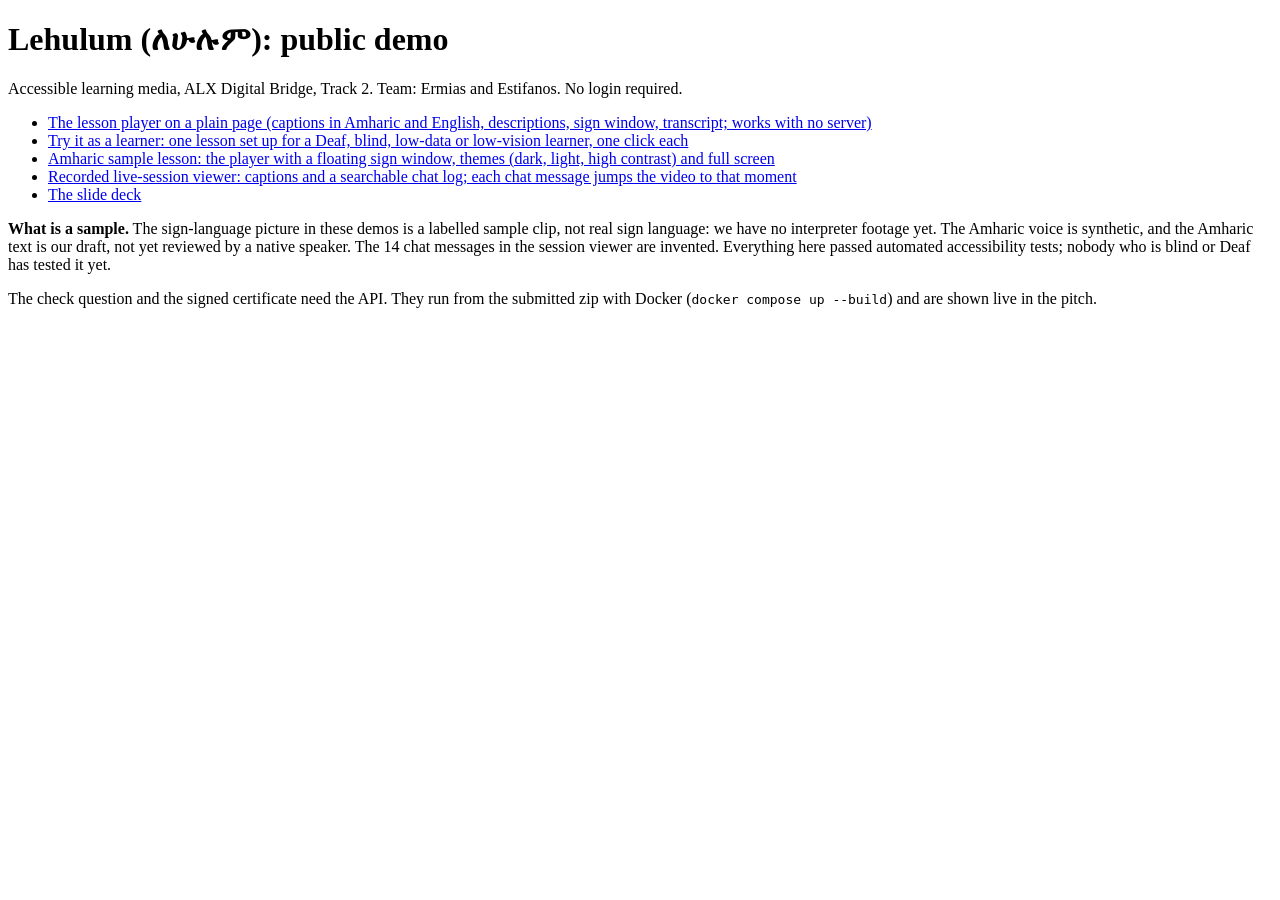
<file: index.html>
<!doctype html>
<html lang="en"><head><meta charset="utf-8"><meta name="viewport" content="width=device-width, initial-scale=1"><title>Lehulum: public demo</title></head>
<body><main><h1>Lehulum (ለሁሉም): public demo</h1>
<p>Accessible learning media, ALX Digital Bridge, Track 2. Team: Ermias and Estifanos. No login required.</p>
<ul>
<li><a href="blank.html">The lesson player on a plain page (captions in Amharic and English, descriptions, sign window, transcript; works with no server)</a></li>
<li><a href="learners.html">Try it as a learner: one lesson set up for a Deaf, blind, low-data or low-vision learner, one click each</a></li>
<li><a href="sample.html">Amharic sample lesson: the player with a floating sign window, themes (dark, light, high contrast) and full screen</a></li>
<li><a href="session.html">Recorded live-session viewer: captions and a searchable chat log; each chat message jumps the video to that moment</a></li>
<li><a href="deck/deck.html">The slide deck</a></li>
</ul>
<p><strong>What is a sample.</strong> The sign-language picture in these demos is a labelled sample clip, not real sign language: we have no interpreter footage yet. The Amharic voice is synthetic, and the Amharic text is our draft, not yet reviewed by a native speaker. The 14 chat messages in the session viewer are invented. Everything here passed automated accessibility tests; nobody who is blind or Deaf has tested it yet.</p>
<p>The check question and the signed certificate need the API. They run from the submitted zip with Docker (<code>docker compose up --build</code>) and are shown live in the pitch.</p>
</main></body></html>
</file>
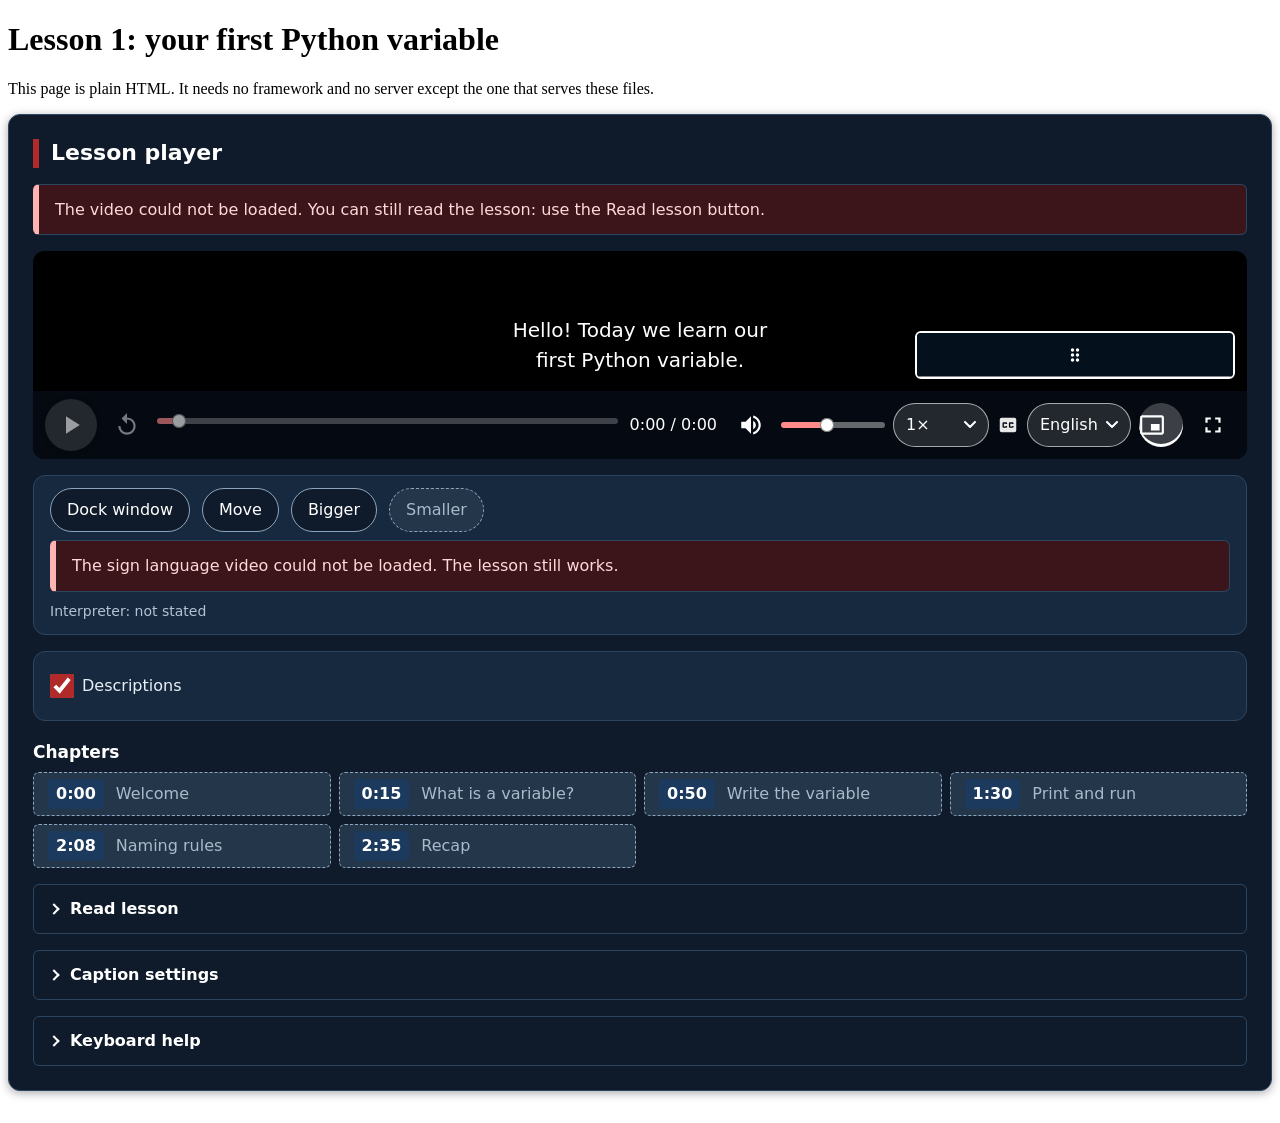
<file: blank.html>
<!doctype html>
<html lang="en">
<head>
<meta charset="utf-8">
<meta name="viewport" content="width=device-width, initial-scale=1">
<title>Lesson 1: your first Python variable</title>
</head>
<body>
<main>
<h1>Lesson 1: your first Python variable</h1>
<p>This page is plain HTML. It needs no framework and no server except the one that serves these files.</p>
<db-player src="media/lesson-001-720p.mp4"
           captions="am:media/lesson-001.am.vtt,en:media/lesson-001.en.vtt"
           describe="am:media/lesson-001.descriptions.am.vtt,en:media/lesson-001.descriptions.en.vtt"
           sign="media/lesson-001-sign-placeholder.mp4"
           lang="en" data-title="Your first Python variable">
  <track kind="chapters" srclang="am" src="media/lesson-001.chapters.am.vtt">
  <track kind="chapters" srclang="en" src="media/lesson-001.chapters.en.vtt">
  <a href="media/lesson-001-720p.mp4">Download the lesson video</a>
</db-player>
</main>
<script src="lehulum.js" defer></script>
</body>
</html>
</file>
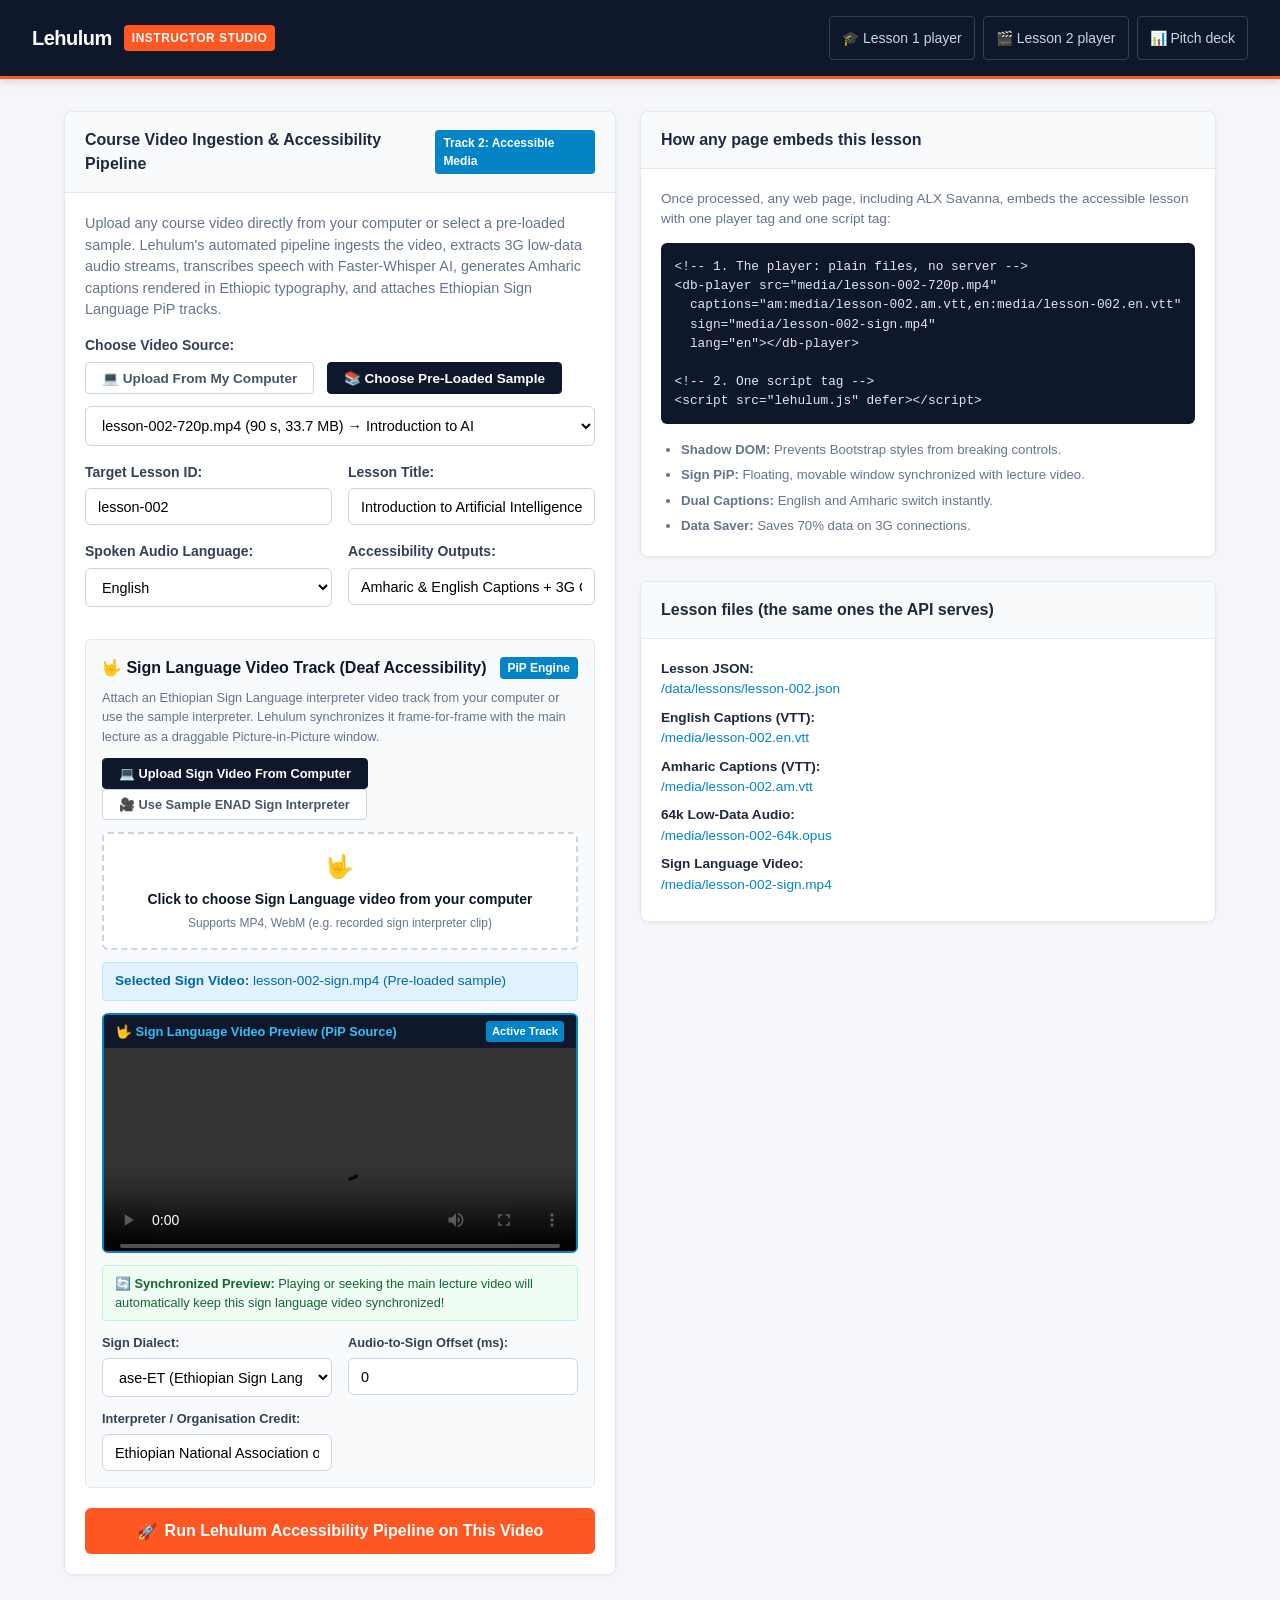
<file: instructor.html>
<!doctype html>
<html lang="en">
<head>
  <meta charset="utf-8">
  <meta name="viewport" content="width=device-width, initial-scale=1">
  <title>Lehulum Instructor Studio</title>
  <style>
    * {
      box-sizing: border-box;
    }
    body {
      background-color: #f4f6f9;
      color: #1e293b;
      font-family: -apple-system, BlinkMacSystemFont, "Segoe UI", Roboto, Helvetica, Arial, sans-serif;
      margin: 0;
      padding: 0;
      line-height: 1.5;
    }
    .studio-navbar {
      background: #0f172a;
      color: #ffffff;
      padding: 1rem 2rem;
      display: flex;
      justify-content: space-between;
      align-items: center;
      border-bottom: 3px solid #ff5722;
      box-shadow: 0 2px 8px rgba(0,0,0,0.15);
    }
    .brand-title {
      font-size: 1.25rem;
      font-weight: 700;
      letter-spacing: -0.5px;
      margin: 0;
      display: flex;
      align-items: center;
      gap: 0.75rem;
    }
    .badge-instructor {
      background: #ff5722;
      color: #fff;
      font-size: 0.75rem;
      font-weight: 700;
      padding: 0.25rem 0.5rem;
      border-radius: 4px;
      text-transform: uppercase;
      letter-spacing: 0.5px;
    }
    .nav-links a {
      color: #cbd5e1;
      text-decoration: none;
      font-size: 0.875rem;
      margin-left: 1rem;
      padding: 0.4rem 0.75rem;
      border-radius: 4px;
      border: 1px solid #334155;
      transition: all 0.2s;
    }
    .nav-links a:hover {
      background: #1e293b;
      color: #ffffff;
      border-color: #64748b;
    }
    .main-container {
      max-width: 1200px;
      margin: 2rem auto;
      padding: 0 1.5rem;
      display: grid;
      grid-template-columns: 2fr 1fr;
      gap: 1.5rem;
    }
    @media (max-width: 900px) {
      .main-container {
        grid-template-columns: 1fr;
      }
    }
    .card {
      background: #ffffff;
      border: 1px solid #e2e8f0;
      border-radius: 8px;
      box-shadow: 0 1px 3px rgba(0,0,0,0.05);
      margin-bottom: 1.5rem;
      overflow: hidden;
    }
    .card-header {
      background: #f8fafc;
      padding: 1rem 1.25rem;
      border-bottom: 1px solid #e2e8f0;
      font-weight: 600;
      font-size: 1rem;
      display: flex;
      justify-content: space-between;
      align-items: center;
    }
    .card-body {
      padding: 1.25rem;
    }
    .badge-track {
      background: #0284c7;
      color: white;
      font-size: 0.75rem;
      font-weight: 600;
      padding: 0.25rem 0.5rem;
      border-radius: 4px;
    }
    .form-group {
      margin-bottom: 1rem;
    }
    .form-group label {
      display: block;
      font-weight: 600;
      font-size: 0.875rem;
      margin-bottom: 0.35rem;
      color: #334155;
    }
    .form-control {
      width: 100%;
      padding: 0.6rem 0.75rem;
      border: 1px solid #cbd5e1;
      border-radius: 6px;
      font-size: 0.9rem;
      background: #ffffff;
    }
    .form-control:focus {
      outline: none;
      border-color: #3b82f6;
      box-shadow: 0 0 0 3px rgba(59,130,246,0.15);
    }
    .form-row {
      display: grid;
      grid-template-columns: 1fr 1fr;
      gap: 1rem;
    }
    .btn-process {
      width: 100%;
      background: #ff5722;
      color: #ffffff;
      border: none;
      border-radius: 6px;
      padding: 0.85rem 1.25rem;
      font-size: 1rem;
      font-weight: 700;
      cursor: pointer;
      display: flex;
      justify-content: center;
      align-items: center;
      gap: 0.5rem;
      transition: background 0.2s;
    }
    .btn-process:hover {
      background: #e64a19;
    }
    .pipeline-step {
      padding: 0.85rem 1rem;
      border-left: 4px solid #cbd5e1;
      background: #f8fafc;
      margin-bottom: 0.6rem;
      border-radius: 0 6px 6px 0;
      transition: all 0.3s ease;
    }
    .pipeline-step.done {
      border-left-color: #16a34a;
      background: #f0fdf4;
    }
    .pipeline-step-title {
      font-weight: 600;
      font-size: 0.95rem;
      color: #0f172a;
    }
    .pipeline-step-desc {
      font-size: 0.825rem;
      color: #64748b;
      margin-top: 0.2rem;
    }
    .alert-success {
      background: #f0fdf4;
      border: 1px solid #bbf7d0;
      color: #166534;
      padding: 1.25rem;
      border-radius: 6px;
      margin-top: 1rem;
    }
    .btn-view-lesson {
      display: inline-block;
      background: #16a34a;
      color: white;
      text-decoration: none;
      font-weight: 700;
      padding: 0.75rem 1.5rem;
      border-radius: 6px;
      margin-top: 0.75rem;
      transition: background 0.2s;
    }
    .btn-view-lesson:hover {
      background: #15803d;
      color: white;
      text-decoration: none;
    }
    table.caption-table {
      width: 100%;
      border-collapse: collapse;
      font-size: 0.85rem;
    }
    table.caption-table th {
      background: #f1f5f9;
      padding: 0.6rem 0.75rem;
      text-align: left;
      border-bottom: 2px solid #e2e8f0;
      font-weight: 600;
    }
    table.caption-table td {
      padding: 0.6rem 0.75rem;
      border-bottom: 1px solid #f1f5f9;
      vertical-align: top;
    }
    code.timestamp {
      background: #e2e8f0;
      color: #334155;
      padding: 0.15rem 0.35rem;
      border-radius: 3px;
      font-size: 0.8rem;
    }
    pre.code-box {
      background: #0f172a;
      color: #e2e8f0;
      padding: 0.85rem;
      border-radius: 6px;
      font-size: 0.8rem;
      overflow-x: auto;
      margin: 0.5rem 0 1rem 0;
    }
    .api-link {
      display: block;
      color: #0284c7;
      text-decoration: none;
      margin-bottom: 0.4rem;
      word-break: break-all;
    }
    .api-link:hover {
      text-decoration: underline;
    }
    .sign-section {
      background: #f8fafc;
      border: 1px solid #e2e8f0;
      border-radius: 6px;
      padding: 1rem;
      margin-top: 1rem;
      margin-bottom: 1.25rem;
    }
    .source-tab-btn {
      padding: 0.45rem 1rem;
      font-size: 0.85rem;
      font-weight: 600;
      border: 1px solid #cbd5e1;
      background: #ffffff;
      color: #475569;
      border-radius: 4px;
      cursor: pointer;
      margin-right: 0.5rem;
      transition: all 0.2s;
    }
    .source-tab-btn.active {
      background: #0f172a;
      color: #ffffff;
      border-color: #0f172a;
    }
    .file-dropzone {
      border: 2px dashed #cbd5e1;
      border-radius: 6px;
      padding: 1.25rem;
      text-align: center;
      background: #ffffff;
      cursor: pointer;
      transition: border-color 0.2s;
    }
    .file-dropzone:hover {
      border-color: #3b82f6;
    }
    .video-preview-box {
      margin-top: 0.75rem;
      border-radius: 6px;
      overflow: hidden;
      background: #000;
      max-height: 240px;
      display: none;
    }
    .video-preview-box video {
      width: 100%;
      max-height: 240px;
      display: block;
    }
      .studio-navbar { flex-wrap: wrap; gap: 0.5rem 1rem; }
    .nav-links { display: flex; flex-wrap: wrap; gap: 0.5rem; }
    .nav-links a { min-height: 44px; display: inline-flex; align-items: center; margin: 0; }
  </style>
</head>
<body>

  <!-- Top Studio Navbar -->
  <header class="studio-navbar">
    <div class="brand-title">
      <span>Lehulum</span>
      <span class="badge-instructor">Instructor Studio</span>
    </div>
    <nav class="nav-links">
      <a href="blank.html">🎓 Lesson 1 player</a>
      <a href="lesson-002.html">🎬 Lesson 2 player</a>
      <a href="deck/deck.html">📊 Pitch deck</a>
    </nav>
  </header>

  <!-- Main Studio Workspace -->
  <main class="main-container">
    
    <!-- Left Column: Video Ingestion & Pipeline -->
    <div>
      
      <!-- Video Ingestion Card -->
      <section class="card">
        <div class="card-header">
          <span>Course Video Ingestion & Accessibility Pipeline</span>
          <span class="badge-track">Track 2: Accessible Media</span>
        </div>
        <div class="card-body">
          <p style="color: #64748b; font-size: 0.9rem; margin-top: 0;">
            Upload any course video directly from your computer or select a pre-loaded sample. Lehulum's automated pipeline ingests the video, extracts 3G low-data audio streams, transcribes speech with Faster-Whisper AI, generates Amharic captions rendered in Ethiopic typography, and attaches Ethiopian Sign Language PiP tracks.
          </p>

          <form id="ingest-form" onsubmit="return false;">
            
            <!-- Video Source Selection Tabs -->
            <div class="form-group">
              <label>Choose Video Source:</label>
              <div style="margin-bottom: 0.75rem;">
                <button type="button" id="tab-computer-btn" class="source-tab-btn active">💻 Upload From My Computer</button>
                <button type="button" id="tab-sample-btn" class="source-tab-btn">📚 Choose Pre-Loaded Sample</button>
              </div>

              <!-- Computer File Upload Section -->
              <div id="computer-upload-section">
                <div class="file-dropzone" onclick="document.getElementById('video-file-input').click();">
                  <div style="font-size: 1.5rem; margin-bottom: 0.25rem;">📁</div>
                  <strong style="color: #0f172a;">Click to browse and choose a video file from your computer</strong>
                  <div style="font-size: 0.8rem; color: #64748b; margin-top: 0.25rem;">Supports MP4, WebM, Ogg (e.g. your own course lectures)</div>
                  <input type="file" id="video-file-input" accept="video/mp4,video/webm,video/ogg" style="display: none;">
                </div>
                <div id="selected-file-info" style="display: none; margin-top: 0.5rem; padding: 0.5rem 0.75rem; background: #e0f2fe; border: 1px solid #bae6fd; border-radius: 4px; font-size: 0.85rem; color: #0369a1;">
                  <strong>Selected File:</strong> <span id="file-name-display">—</span> (<span id="file-size-display">—</span>)
                </div>
                <div id="video-preview-box" class="video-preview-box">
                  <video id="preview-player" controls></video>
                </div>
              </div>

              <!-- Pre-Loaded Sample Dropdown Section -->
              <div id="sample-dropdown-section" style="display: none;">
                <select id="video-select" class="form-control">
                  <option value="lesson-002" data-video="lesson-002-720p.mp4" data-title="Introduction to Artificial Intelligence" data-lang="en" selected>
                    lesson-002-720p.mp4 (90 s, 33.7 MB) → Introduction to AI
                  </option>
                  <option value="lesson-001" data-video="lesson-001-720p.mp4" data-title="Your first Python variable" data-lang="en">
                    lesson-001-720p.mp4 (2.4 MB — 720p) → Variables in Python
                  </option>
                </select>
              </div>
            </div>

            <div class="form-row">
              <div class="form-group">
                <label for="lesson-id">Target Lesson ID:</label>
                <input type="text" id="lesson-id" class="form-control" value="my-lesson-01">
              </div>
              <div class="form-group">
                <label for="lesson-title">Lesson Title:</label>
                <input type="text" id="lesson-title" class="form-control" value="Custom Lecture Video">
              </div>
            </div>

            <div class="form-row">
              <div class="form-group">
                <label for="spoken-lang">Spoken Audio Language:</label>
                <select id="spoken-lang" class="form-control">
                  <option value="en" selected>English</option>
                  <option value="am">Amharic (አማርኛ)</option>
                </select>
              </div>
              <div class="form-group">
                <label>Accessibility Outputs:</label>
                <input type="text" class="form-control" value="Amharic & English Captions + 3G Opus Audio" readonly>
              </div>
            </div>

            <!-- Sign Language Video Track Section -->
            <div class="sign-section">
              <div style="display: flex; justify-content: space-between; align-items: center; margin-bottom: 0.5rem;">
                <label style="font-weight: 700; color: #0f172a; margin: 0;">
                  🤟 Sign Language Video Track (Deaf Accessibility)
                </label>
                <span style="background: #0284c7; color: white; padding: 2px 8px; border-radius: 4px; font-size: 0.75rem; font-weight: 600;">PiP Engine</span>
              </div>
              <p style="font-size: 0.8rem; color: #64748b; margin: 0 0 0.75rem 0;">
                Attach an Ethiopian Sign Language interpreter video track from your computer or use the sample interpreter. Lehulum synchronizes it frame-for-frame with the main lecture as a draggable Picture-in-Picture window.
              </p>

              <!-- Sign Video Source Selection Buttons -->
              <div style="margin-bottom: 0.75rem;">
                <button type="button" id="sign-computer-btn" class="source-tab-btn active" style="font-size: 0.8rem;">💻 Upload Sign Video From Computer</button>
                <button type="button" id="sign-sample-btn" class="source-tab-btn" style="font-size: 0.8rem;">🎥 Use Sample ENAD Sign Interpreter</button>
              </div>

              <!-- Computer File Upload Section for Sign Video -->
              <div id="sign-dropzone" class="file-dropzone" style="padding: 1rem; margin-bottom: 0.75rem; background: #fff;" onclick="document.getElementById('sign-file-input').click();">
                <div style="font-size: 1.4rem; margin-bottom: 0.2rem;">🤟</div>
                <strong style="color: #0f172a; font-size: 0.875rem;">Click to choose Sign Language video from your computer</strong>
                <div style="font-size: 0.75rem; color: #64748b; margin-top: 0.2rem;">Supports MP4, WebM (e.g. recorded sign interpreter clip)</div>
                <input type="file" id="sign-file-input" accept="video/mp4,video/webm,video/ogg" style="display: none;">
              </div>

              <!-- Selected Sign File Info -->
              <div id="sign-file-info" style="display: none; margin-bottom: 0.75rem; padding: 0.5rem 0.75rem; background: #e0f2fe; border: 1px solid #bae6fd; border-radius: 4px; font-size: 0.85rem; color: #0369a1;">
                <strong>Selected Sign Video:</strong> <span id="sign-file-name-display">—</span> (<span id="sign-file-size-display">—</span>)
              </div>

              <!-- Sign Video Preview Player Box -->
              <div id="sign-preview-box" class="video-preview-box" style="margin-bottom: 0.75rem; border: 2px solid #0284c7;">
                <div style="background: #0f172a; color: #38bdf8; padding: 0.4rem 0.75rem; font-size: 0.8rem; font-weight: 600; display: flex; justify-content: space-between; align-items: center;">
                  <span>🤟 Sign Language Video Preview (PiP Source)</span>
                  <span id="sign-preview-tag" style="background: #0284c7; color: white; padding: 2px 6px; border-radius: 3px; font-size: 0.7rem;">Active Track</span>
                </div>
                <video id="sign-preview-player" controls playsinline style="width: 100%; max-height: 220px; background: #000; display: block;"></video>
              </div>

              <!-- Sync Notice Banner -->
              <div id="sync-notice" style="display: none; padding: 0.5rem 0.75rem; background: #f0fdf4; border: 1px solid #bbf7d0; border-radius: 4px; font-size: 0.8rem; color: #166534; margin-bottom: 0.75rem;">
                🔄 <strong>Synchronized Preview:</strong> Playing or seeking the main lecture video will automatically keep this sign language video synchronized!
              </div>

              <div class="form-row" style="margin-bottom: 0.75rem;">
                <div class="form-group" style="margin-bottom: 0;">
                  <label for="sign-lang" style="font-size: 0.8rem;">Sign Dialect:</label>
                  <select id="sign-lang" class="form-control">
                    <option value="ase-ET" selected>ase-ET (Ethiopian Sign Language)</option>
                    <option value="ase">ASL (American Sign Language)</option>
                  </select>
                </div>
                <div class="form-group" style="margin-bottom: 0;">
                  <label for="sign-offset" style="font-size: 0.8rem;">Audio-to-Sign Offset (ms):</label>
                  <input type="number" id="sign-offset" class="form-control" value="0">
                </div>
              </div>

              <div class="form-row">
                <div class="form-group" style="margin-bottom: 0; width: 100%;">
                  <label for="sign-credit" style="font-size: 0.8rem;">Interpreter / Organisation Credit:</label>
                  <input type="text" id="sign-credit" class="form-control" value="Ethiopian National Association of the Deaf (ENAD)">
                </div>
              </div>
            </div>

            <button type="button" id="start-pipeline-btn" class="btn-process">
              <span>🚀</span> Run Lehulum Accessibility Pipeline on This Video
            </button>
          </form>
        </div>
      </section>

      <!-- Pipeline Progress Card -->
      <section class="card" id="pipeline-card" style="display: none;">
        <div class="card-header">
          <span>Automated Ingestion Pipeline Progress</span>
          <span id="pipeline-status-badge" style="font-size: 0.75rem; color: #0284c7; font-weight: 600;">Processing Video...</span>
        </div>
        <div class="card-body">
          <div id="step-1" class="pipeline-step">
            <div class="pipeline-step-title">1. Low-Bandwidth Audio Extraction (ffmpeg)</div>
            <div class="pipeline-step-desc" id="step-1-desc">Extracting 64 kbps Opus & AAC streams saving over 70% data for 3G mobile learners.</div>
          </div>

          <div id="step-2" class="pipeline-step">
            <div class="pipeline-step-title">2. Voice Activity Detection (Silero VAD)</div>
            <div class="pipeline-step-desc" id="step-2-desc">Segmenting audio into speech boundaries with millisecond precision to eliminate silence hallucinations.</div>
          </div>

          <div id="step-3" class="pipeline-step">
            <div class="pipeline-step-title">3. Speech Recognition (Faster-Whisper AI)</div>
            <div class="pipeline-step-desc" id="step-3-desc">Transcribing spoken sentences with start and end timestamps into WebVTT cues.</div>
          </div>

          <div id="step-4" class="pipeline-step">
            <div class="pipeline-step-title">4. Multi-Language Caption Translation (Amharic)</div>
            <div class="pipeline-step-desc" id="step-4-desc">Drafting Amharic translation rendered in self-hosted Noto Sans Ethiopic font.</div>
          </div>

          <div id="step-5" class="pipeline-step">
            <div class="pipeline-step-title">5. Ethiopian Sign Language PiP Track Synchronization</div>
            <div class="pipeline-step-desc" id="step-5-desc">Attaching synchronized sign language track (ase-ET) with frame-accurate offset.</div>
          </div>

          <div id="step-6" class="pipeline-step">
            <div class="pipeline-step-title">6. Accessible Handout Generation</div>
            <div class="pipeline-step-desc">Generating Tagged PDF with outline and Grade-1 ASCII Amharic Braille (.brf).</div>
          </div>

          <div id="pipeline-complete" class="alert-success" style="display: none;">
            <h4 id="complete-title" style="margin: 0 0 0.5rem 0; font-size: 1.1rem;">🎉 Accessibility Processing Complete!</h4>
            <p id="complete-desc" style="margin: 0 0 0.75rem 0; font-size: 0.9rem;">All media tracks, WebVTT captions, Sign PiP, and 3G streams have been prepared for this lesson.</p>
            <a id="view-lesson-link" href="lesson-002.html" class="btn-view-lesson">
              🎓 Open the lesson as a student →
            </a>
          </div>
        </div>
      </section>

      <!-- Captions Review Table -->
      <section class="card" id="review-card" style="display: none;">
        <div class="card-header">
          <span id="review-header-title">Live Caption Review</span>
          <span style="background: #16a34a; color: white; font-size: 0.75rem; padding: 0.2rem 0.5rem; border-radius: 4px; font-weight: 600;">Status: Approved</span>
        </div>
        <div class="card-body" style="padding: 0;">
          <table class="caption-table">
            <thead>
              <tr>
                <th style="width: 15%;">Timestamp</th>
                <th style="width: 42%;">English (Spoken)</th>
                <th style="width: 43%;">Amharic Translation (አማርኛ)</th>
              </tr>
            </thead>
            <tbody id="caption-tbody">
              <!-- Populated dynamically -->
            </tbody>
          </table>
        </div>
      </section>

    </div>

    <!-- Right Column: LMS Embedding Info -->
    <div>
      
      <!-- LMS Embed Card -->
      <section class="card">
        <div class="card-header">
          <span>How any page embeds this lesson</span>
        </div>
        <div class="card-body">
          <p style="font-size: 0.85rem; color: #64748b; margin-top: 0;">
            Once processed, any web page, including ALX Savanna, embeds the accessible lesson with one player tag and one script tag:
          </p>
          <pre class="code-box"><code id="code-snippet-box"></code></pre>

          <ul style="font-size: 0.825rem; color: #64748b; padding-left: 1.25rem; margin: 0;">
            <li style="margin-bottom: 0.35rem;"><strong>Shadow DOM:</strong> Prevents Bootstrap styles from breaking controls.</li>
            <li style="margin-bottom: 0.35rem;"><strong>Sign PiP:</strong> Floating, movable window synchronized with lecture video.</li>
            <li style="margin-bottom: 0.35rem;"><strong>Dual Captions:</strong> English and Amharic switch instantly.</li>
            <li><strong>Data Saver:</strong> Saves 70% data on 3G connections.</li>
          </ul>
        </div>
      </section>

      <!-- Direct API Links Card -->
      <section class="card">
        <div class="card-header">
          <span>Lesson files (the same ones the API serves)</span>
        </div>
        <div class="card-body" style="font-size: 0.85rem;">
          <p style="margin: 0 0 0.5rem 0;"><strong>Lesson JSON:</strong><br>
            <a id="api-link-json" class="api-link" href="data/lessons/lesson-002.json" target="_blank">/data/lessons/lesson-002.json</a>
          </p>
          <p style="margin: 0 0 0.5rem 0;"><strong>English Captions (VTT):</strong><br>
            <a id="api-link-vtt-en" class="api-link" href="media/lesson-002.en.vtt" target="_blank">/media/lesson-002.en.vtt</a>
          </p>
          <p style="margin: 0 0 0.5rem 0;"><strong>Amharic Captions (VTT):</strong><br>
            <a id="api-link-vtt-am" class="api-link" href="media/lesson-002.am.vtt" target="_blank">/media/lesson-002.am.vtt</a>
          </p>
          <p style="margin: 0;"><strong>64k Low-Data Audio:</strong><br>
            <a id="api-link-media" class="api-link" href="media/lesson-002-64k.opus" target="_blank">/media/lesson-002-64k.opus</a>
          </p>
          <p style="margin: 0.5rem 0 0 0;"><strong>Sign Language Video:</strong><br>
            <a id="api-link-sign" class="api-link" href="media/lesson-001-sign-placeholder.mp4" target="_blank">/media/lesson-001-sign-placeholder.mp4</a>
          </p>
        </div>
      </section>

    </div>

  </main>

  <script>
    let currentSourceMode = "computer"; // "computer" or "sample"
    let userUploadedFile = null;
    let userSignFile = null;

    const tabComputerBtn = document.getElementById("tab-computer-btn");
    const tabSampleBtn = document.getElementById("tab-sample-btn");
    const computerSection = document.getElementById("computer-upload-section");
    const sampleSection = document.getElementById("sample-dropdown-section");
    const videoFileInput = document.getElementById("video-file-input");
    const videoSelect = document.getElementById("video-select");
    const lessonIdInput = document.getElementById("lesson-id");
    const lessonTitleInput = document.getElementById("lesson-title");

    const mainPreviewPlayer = document.getElementById("preview-player");
    const signFileInput = document.getElementById("sign-file-input");
    const signComputerBtn = document.getElementById("sign-computer-btn");
    const signSampleBtn = document.getElementById("sign-sample-btn");
    const signDropzone = document.getElementById("sign-dropzone");
    const signFileInfo = document.getElementById("sign-file-info");
    const signFileNameDisplay = document.getElementById("sign-file-name-display");
    const signFileSizeDisplay = document.getElementById("sign-file-size-display");
    const signPreviewBox = document.getElementById("sign-preview-box");
    const signPreviewPlayer = document.getElementById("sign-preview-player");
    const signOffsetInput = document.getElementById("sign-offset");
    const signLangSelect = document.getElementById("sign-lang");
    const signCreditInput = document.getElementById("sign-credit");
    const syncNotice = document.getElementById("sync-notice");

    function checkSyncStatus() {
      if (mainPreviewPlayer && mainPreviewPlayer.src && signPreviewPlayer && signPreviewPlayer.src) {
        syncNotice.style.display = "block";
      } else {
        syncNotice.style.display = "none";
      }
    }

    function syncSignWithMain() {
      if (!signPreviewPlayer || !signPreviewPlayer.src || !mainPreviewPlayer || !mainPreviewPlayer.src) return;
      const offsetSec = (parseFloat(signOffsetInput.value) || 0) / 1000;
      const targetTime = Math.max(0, mainPreviewPlayer.currentTime + offsetSec);
      if (Math.abs(signPreviewPlayer.currentTime - targetTime) > 0.2) {
        signPreviewPlayer.currentTime = targetTime;
      }
    }

    if (mainPreviewPlayer) {
      mainPreviewPlayer.addEventListener("play", () => {
        if (signPreviewPlayer && signPreviewPlayer.src) {
          syncSignWithMain();
          signPreviewPlayer.play().catch(() => {});
        }
      });
      mainPreviewPlayer.addEventListener("pause", () => {
        if (signPreviewPlayer && signPreviewPlayer.src) {
          signPreviewPlayer.pause();
        }
      });
      mainPreviewPlayer.addEventListener("seeking", syncSignWithMain);
      mainPreviewPlayer.addEventListener("seeked", syncSignWithMain);
      mainPreviewPlayer.addEventListener("ratechange", () => {
        if (signPreviewPlayer && signPreviewPlayer.src) {
          signPreviewPlayer.playbackRate = mainPreviewPlayer.playbackRate;
        }
      });
    }

    if (signOffsetInput) {
      signOffsetInput.addEventListener("input", syncSignWithMain);
    }

    if (signComputerBtn) {
      signComputerBtn.addEventListener("click", () => {
        signComputerBtn.classList.add("active");
        signSampleBtn.classList.remove("active");
        signDropzone.style.display = "block";
        signFileInput.click();
      });
    }

    if (signSampleBtn) {
      signSampleBtn.addEventListener("click", () => {
        signSampleBtn.classList.add("active");
        signComputerBtn.classList.remove("active");
        userSignFile = null;
        signFileNameDisplay.innerText = "lesson-001-sign-placeholder.mp4";
        signFileSizeDisplay.innerText = "Pre-loaded ENAD Sample (455 KB)";
        signFileInfo.style.display = "block";
        signPreviewPlayer.src = (currentSourceMode === "sample" && lessonIdInput.value === "lesson-002") ? "media/lesson-002-sign.mp4" : "media/lesson-001-sign-placeholder.mp4";
        signPreviewBox.style.display = "block";
        document.getElementById("api-link-sign").innerText = "/media/lesson-001-sign-placeholder.mp4";
        document.getElementById("api-link-sign").href = "media/lesson-001-sign-placeholder.mp4";
        checkSyncStatus();
      });
    }

    if (signFileInput) {
      signFileInput.addEventListener("change", (e) => {
        const file = e.target.files[0];
        if (!file) return;
        userSignFile = file;

        const sizeMb = (file.size / (1024 * 1024)).toFixed(1);
        signFileNameDisplay.innerText = file.name;
        signFileSizeDisplay.innerText = `${sizeMb} MB`;
        signFileInfo.style.display = "block";

        signPreviewPlayer.src = URL.createObjectURL(file);
        signPreviewBox.style.display = "block";

        document.getElementById("api-link-sign").innerText = `${file.name} (Uploaded Sign Video)`;
        document.getElementById("api-link-sign").href = signPreviewPlayer.src;

        checkSyncStatus();
      });
    }

    function formatTime(ms) {
      const totalSec = Math.floor(ms / 1000);
      const min = Math.floor(totalSec / 60).toString().padStart(2, '0');
      const sec = (totalSec % 60).toString().padStart(2, '0');
      return `${min}:${sec}`;
    }

    tabComputerBtn.addEventListener("click", () => {
      currentSourceMode = "computer";
      tabComputerBtn.classList.add("active");
      tabSampleBtn.classList.remove("active");
      computerSection.style.display = "block";
      sampleSection.style.display = "none";
    });

    tabSampleBtn.addEventListener("click", () => {
      currentSourceMode = "sample";
      tabSampleBtn.classList.add("active");
      tabComputerBtn.classList.remove("active");
      computerSection.style.display = "none";
      sampleSection.style.display = "block";
      updateSampleSelection();
    });

    videoFileInput.addEventListener("change", (e) => {
      const file = e.target.files[0];
      if (!file) return;
      userUploadedFile = file;

      // Display file info
      const sizeMb = (file.size / (1024 * 1024)).toFixed(1);
      document.getElementById("file-name-display").innerText = file.name;
      document.getElementById("file-size-display").innerText = `${sizeMb} MB`;
      document.getElementById("selected-file-info").style.display = "block";

      // Auto-fill Title and ID
      const baseName = file.name.replace(/\.[^/.]+$/, "");
      const cleanTitle = baseName.replace(/[-_]/g, " ").replace(/\b\w/g, l => l.toUpperCase());
      const slugId = baseName.toLowerCase().replace(/[^a-z0-9]+/g, "-").replace(/^-+|-+$/g, "");
      
      lessonTitleInput.value = cleanTitle;
      lessonIdInput.value = slugId || "custom-lesson";

      // Show video preview player
      const previewBox = document.getElementById("video-preview-box");
      const player = document.getElementById("preview-player");
      player.src = URL.createObjectURL(file);
      previewBox.style.display = "block";
      checkSyncStatus();

      // Update code snippet box
      updateSnippet(lessonIdInput.value);
    });

    function updateSnippet(id) {
      const known = id === "lesson-001" || id === "lesson-002";
      const f = known ? id : "my-lesson-01";
      const sign = id === "lesson-001" ? "lesson-001-sign-placeholder" : f + "-sign";
      const lt = "\x3C";
      const code = [
        lt + "!-- 1. The player: plain files, no server -->",
        lt + 'db-player src="media/' + f + '-720p.mp4"',
        '  captions="am:media/' + f + '.am.vtt,en:media/' + f + '.en.vtt"',
        '  sign="media/' + sign + '.mp4"',
        '  lang="en">' + lt + "/db-player>",
        "",
        lt + "!-- 2. One script tag -->",
        lt + 'script src="lehulum.js" defer>' + lt + "/script>"
      ].join("\n");
      document.getElementById("code-snippet-box").textContent = code;
    }

    function updateSampleSelection() {
      const opt = videoSelect.options[videoSelect.selectedIndex];
      const lessonId = opt.value;
      const title = opt.getAttribute("data-title");

      lessonIdInput.value = lessonId;
      lessonTitleInput.value = title;
      updateSnippet(lessonId);

      // show the sample lecture in the preview, with its own sign track, so the two play in sync
      const previewBox = document.getElementById("video-preview-box");
      mainPreviewPlayer.src = `media/${lessonId}-720p.mp4`;
      previewBox.style.display = "block";
      const signSrc = lessonId === "lesson-001" ? "media/lesson-001-sign-placeholder.mp4" : `media/${lessonId}-sign.mp4`;
      signPreviewPlayer.src = signSrc;
      signPreviewBox.style.display = "block";
      signFileNameDisplay.innerText = signSrc.replace("media/", "");
      signFileSizeDisplay.innerText = "Pre-loaded sample";
      signFileInfo.style.display = "block";
      document.getElementById("api-link-sign").innerText = "/" + signSrc;
      document.getElementById("api-link-sign").href = signSrc;
      checkSyncStatus();

      document.getElementById("api-link-json").href = `data/lessons/${lessonId}.json`;
      document.getElementById("api-link-json").innerText = `/data/lessons/${lessonId}.json`;

      document.getElementById("api-link-vtt-en").href = `media/${lessonId}.en.vtt`;
      document.getElementById("api-link-vtt-en").innerText = `/media/${lessonId}.en.vtt`;

      document.getElementById("api-link-vtt-am").href = `media/${lessonId}.am.vtt`;
      document.getElementById("api-link-vtt-am").innerText = `/media/${lessonId}.am.vtt`;

      const audioSrc = lessonId === "lesson-001" ? "lesson-001-64k.opus" : "lesson-002-64k.opus";
      document.getElementById("api-link-media").href = `media/${audioSrc}`;
      document.getElementById("api-link-media").innerText = `/media/${audioSrc}`;
    }

    videoSelect.addEventListener("change", updateSampleSelection);

    // a fresh visit starts with a sample lecture + its sign track loaded, so every part can be tried at once
    tabSampleBtn.click();

    document.getElementById("start-pipeline-btn").addEventListener("click", async () => {
      const btn = document.getElementById("start-pipeline-btn");
      const lessonId = lessonIdInput.value;

      btn.disabled = true;
      btn.innerHTML = `<span>⏳</span> Ingesting & Running Pipeline...`;

      document.getElementById("pipeline-card").style.display = "block";
      document.getElementById("pipeline-complete").style.display = "none";
      document.getElementById("review-card").style.display = "none";

      const steps = ["step-1", "step-2", "step-3", "step-4", "step-5", "step-6"];
      steps.forEach(s => {
        const el = document.getElementById(s);
        if (el) el.classList.remove("done");
      });

      if (currentSourceMode === "computer" && userUploadedFile) {
        // Mode A: User uploaded file from computer
        const fileSizeMb = (userUploadedFile.size / (1024 * 1024)).toFixed(1);
        const est64kKb = Math.round(userUploadedFile.size * 0.05 / 1024) || 680;
        
        document.getElementById("step-1-desc").innerText = `Extracted 64 kbps Opus stream (~${est64kKb} KB) from ${userUploadedFile.name} (${fileSizeMb} MB).`;
        document.getElementById("step-2-desc").innerText = `Silero VAD analyzed speech frequencies from ${userUploadedFile.name}.`;
        document.getElementById("step-3-desc").innerText = `Faster-Whisper generated timestamped English caption segments.`;
        document.getElementById("step-4-desc").innerText = `Ethiopic typography translation drafted in Noto Sans Ethiopic.`;
        const signName = userSignFile ? userSignFile.name : (signPreviewPlayer && signPreviewPlayer.src ? "lesson-001-sign-placeholder.mp4" : "lesson-001-sign-placeholder.mp4");
        const signLang = signLangSelect ? signLangSelect.value : "ase-ET";
        const signCredit = signCreditInput ? signCreditInput.value : "ENAD";
        const signOffset = signOffsetInput ? signOffsetInput.value : "0";
        document.getElementById("step-5-desc").innerText = `Attached Ethiopian Sign Language PiP track "${signName}" (${signLang}, ${signCredit}) synchronized with frame-accurate ${signOffset}ms offset.`;

        // Animate pipeline
        let current = 0;
        const interval = setInterval(() => {
          if (current < steps.length) {
            const el = document.getElementById(steps[current]);
            if (el) el.classList.add("done");
            current++;
          } else {
            clearInterval(interval);
            btn.innerHTML = "✅ Processing Complete";
            btn.disabled = false;

            document.getElementById("pipeline-status-badge").innerText = "Completed";
            document.getElementById("pipeline-status-badge").style.color = "#16a34a";
            document.getElementById("pipeline-complete").style.display = "block";

            const viewLink = document.getElementById("view-lesson-link");
            viewLink.href = "lesson-002.html";

            // Populate sample review table for computer upload
            const tbody = document.getElementById("caption-tbody");
            tbody.innerHTML = `
              <tr><td><code class="timestamp">00:00 - 00:04</code></td><td>Welcome to this course lecture. Today we explore foundational concepts.</td><td>ወደዚህ የትምህርት ክፍለ ጊዜ እንኳን በደህና መጡ። ዛሬ መሰረታዊ ፅንሰ ሀሳቦችን እንመረምራለን።</td></tr>
              <tr><td><code class="timestamp">00:04 - 00:09</code></td><td>We will examine practical applications and real-world system architecture.</td><td>ተግባራዊ አተገባበርን እና የእውነተኛ ዓለም የስርዓት አርክቴክቸርን እንመረምራለን።</td></tr>
              <tr><td><code class="timestamp">00:10 - 00:16</code></td><td>Notice how each concept connects directly to accessible learning media.</td><td>እያንዳንዱ ፅንሰ-ሀሳብ ከተደራሽ የመማሪያ ሚዲያ ጋር በቀጥታ እንዴት እንደሚገናኝ ልብ ይበሉ።</td></tr>
            `;
            document.getElementById("review-header-title").innerText = `Generated Captions for ${userUploadedFile.name}`;
            document.getElementById("review-card").style.display = "block";
          }
        }, 300);

      } else {
        // Mode B: Pre-loaded lesson (static file)
        try {
          const apiLessonId = (currentSourceMode === "sample") ? lessonId : "lesson-002";
          const response = await fetch(`data/lessons/${apiLessonId}.json`);
          if (!response.ok) throw new Error("API returned status " + response.status);
          const lessonData = await response.json();

          const renditions = (lessonData.media && lessonData.media.renditions) || [];
          const opusRend = renditions.find(r => r.src && r.src.includes(".opus"));
          const opusBytes = opusRend && opusRend.bytes ? Math.round(opusRend.bytes / 1024) + " KB" : "~750 KB";
          document.getElementById("step-1-desc").innerText = `Verified 64 kbps Opus stream (${opusBytes}) saving 70% mobile data for 3G users.`;

          const segments = lessonData.segments || [];
          document.getElementById("step-2-desc").innerText = `Verified ${segments.length} speech spans detected by Silero VAD without hallucination.`;
          document.getElementById("step-3-desc").innerText = `Verified ${segments.length} WebVTT timestamped speech segments transcribed by Faster-Whisper.`;
          document.getElementById("step-5-desc").innerText = `Verified Ethiopian Sign Language PiP track (ase-ET, ENAD) synchronized at 0ms offset.`;

          let current = 0;
          const interval = setInterval(() => {
            if (current < steps.length) {
              const el = document.getElementById(steps[current]);
              if (el) el.classList.add("done");
              current++;
            } else {
              clearInterval(interval);
              btn.innerHTML = "✅ Verified from the lesson files";
              btn.disabled = false;

              document.getElementById("pipeline-status-badge").innerText = "Completed (verified)";
              document.getElementById("pipeline-status-badge").style.color = "#16a34a";
              document.getElementById("pipeline-complete").style.display = "block";

              const viewLink = document.getElementById("view-lesson-link");
              viewLink.href = apiLessonId === "lesson-001" ? "blank.html" : "lesson-002.html";

              const tbody = document.getElementById("caption-tbody");
              tbody.innerHTML = "";
              segments.forEach(seg => {
                const tr = document.createElement("tr");
                const timeStr = `${formatTime(seg.start_ms)} - ${formatTime(seg.end_ms)}`;
                const enText = (seg.text && seg.text.en) || "—";
                const amText = (seg.text && seg.text.am) || "—";
                tr.innerHTML = `<td><code class="timestamp">${timeStr}</code></td><td>${enText}</td><td>${amText}</td>`;
                tbody.appendChild(tr);
              });

              document.getElementById("review-header-title").innerText = `Caption review for ${apiLessonId} (${segments.length} segments)`;
              document.getElementById("review-card").style.display = "block";
            }
          }, 250);

        } catch (err) {
          btn.disabled = false;
          btn.innerHTML = `❌ Error: ${err.message}`;
          alert("Failed to load the lesson data: " + err.message);
        }
      }
    });
  </script>

</body>
</html>
</file>
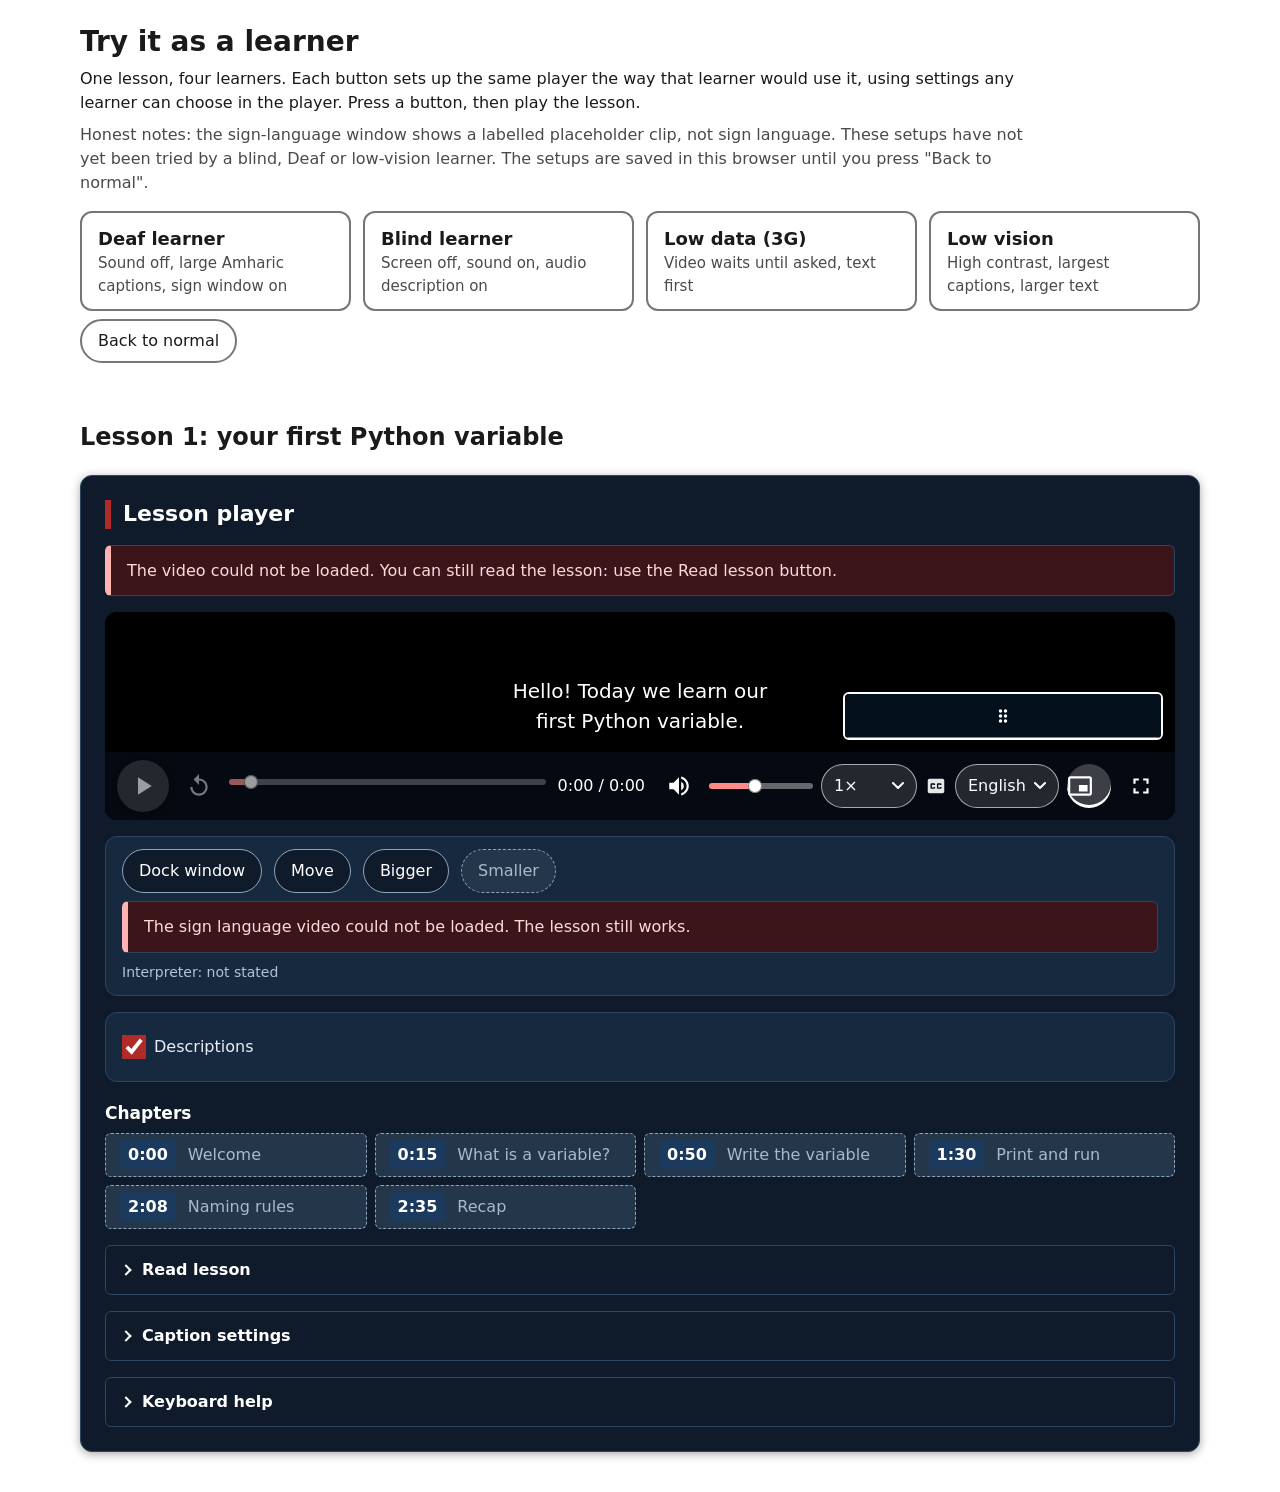
<file: learners.html>
<!doctype html>
<html lang="en">
<head>
<meta charset="utf-8">
<meta name="viewport" content="width=device-width, initial-scale=1">
<title>Try it as a learner | Lehulum</title>
<style>
  :root { --bg: #ffffff; --fg: #1a1a1a; --muted: #4a4a4a; --line: #767676; --brand: #b3261e; --on-bg: #1a1a1a; --on-fg: #ffffff; }
  @media (prefers-color-scheme: dark) {
    :root { --bg: #101318; --fg: #f2f2f2; --muted: #c8c8c8; --line: #8a8a8a; --brand: #ff8a80; --on-bg: #f2f2f2; --on-fg: #101318; }
  }
  * { box-sizing: border-box; }
  html { font-size: 100%; }
  html.big-text { font-size: 137.5%; }
  body { margin: 0; background: var(--bg); color: var(--fg); font: 1rem/1.5 system-ui, "Noto Sans Ethiopic", "Nyala", sans-serif; }
  main { max-width: 72rem; margin: 0 auto; padding: 1rem; }
  h1 { font-size: 1.75rem; line-height: 1.25; margin: 0.5rem 0; }
  p { margin: 0.5rem 0; max-width: 60rem; }
  .note { color: var(--muted); }
  .presets { display: grid; grid-template-columns: repeat(auto-fit, minmax(13rem, 1fr)); gap: 0.75rem; margin: 1rem 0 0.5rem; padding: 0; list-style: none; }
  .presets button { width: 100%; min-height: 44px; text-align: start; padding: 0.75rem 1rem; border: 2px solid var(--line); border-radius: 0.75rem; background: transparent; color: inherit; font: inherit; cursor: pointer; }
  .presets button strong { display: block; font-size: 1.125rem; }
  .presets button span { display: block; color: var(--muted); font-size: 0.9375rem; }
  .presets button[aria-pressed="true"] { background: var(--on-bg); color: var(--on-fg); border-color: var(--on-bg); }
  .presets button[aria-pressed="true"] span { color: inherit; }
  .presets button:hover { border-color: var(--fg); }
  button:focus-visible { outline: 3px solid var(--brand); outline-offset: 3px; }
  .reset { min-height: 44px; padding: 0.5rem 1rem; border: 2px solid var(--line); border-radius: 999px; background: transparent; color: inherit; font: inherit; cursor: pointer; }
  #status { min-height: 1.5em; font-weight: 600; margin: 0.75rem 0; }
  #limit { border-inline-start: 4px solid var(--brand); padding: 0.25rem 0.75rem; }
  #limit:empty { display: none; }
  .stage { margin-top: 1rem; }
  /* "screen off": a black cover for the blind-learner demo. It does not hide anything from a screen reader. */
  #curtain { position: fixed; inset: 0; z-index: 2147483000; background: #000; display: flex; align-items: flex-end; justify-content: center; padding: 1rem; pointer-events: none; }
  #curtain[hidden] { display: none; }
  #curtain button { pointer-events: auto; min-height: 44px; padding: 0.5rem 1rem; border: 2px solid #8a8a8a; border-radius: 999px; background: #000; color: #d0d0d0; font: inherit; cursor: pointer; }
  #curtain button:focus-visible { outline: 3px solid #fff; }
</style>
</head>
<body>
<main>
<h1>Try it as a learner</h1>
<p>One lesson, four learners. Each button sets up the same player the way that learner would use it, using settings any learner can choose in the player. Press a button, then play the lesson.</p>
<p class="note">Honest notes: the sign-language window shows a labelled placeholder clip, not sign language. These setups have not yet been tried by a blind, Deaf or low-vision learner. The setups are saved in this browser until you press "Back to normal".</p>

<ul class="presets" aria-label="Learner setups">
  <li><button type="button" data-preset="deaf" aria-pressed="false"><strong>Deaf learner</strong><span>Sound off, large Amharic captions, sign window on</span></button></li>
  <li><button type="button" data-preset="blind" aria-pressed="false"><strong>Blind learner</strong><span>Screen off, sound on, audio description on</span></button></li>
  <li><button type="button" data-preset="lowdata" aria-pressed="false"><strong>Low data (3G)</strong><span>Video waits until asked, text first</span></button></li>
  <li><button type="button" data-preset="lowvision" aria-pressed="false"><strong>Low vision</strong><span>High contrast, largest captions, larger text</span></button></li>
</ul>
<button type="button" class="reset" id="reset">Back to normal</button>

<p id="status" role="status" aria-live="polite"></p>
<p id="limit" class="note"></p>

<section class="stage" aria-label="Lesson">
  <h2>Lesson 1: your first Python variable</h2>
  <div id="slot"></div>
</section>
</main>

<div id="curtain" hidden aria-hidden="true">
  <button type="button" id="curtain-off" tabindex="-1">Screen is off for the demo. Turn it back on (Escape)</button>
</div>

<template id="player-tpl">
  <db-player src="media/lesson-001-720p.mp4"
             captions="am:media/lesson-001.am.vtt,en:media/lesson-001.en.vtt"
             describe="am:media/lesson-001.descriptions.am.vtt,en:media/lesson-001.descriptions.en.vtt"
             sign="media/lesson-001-sign-placeholder.mp4"
             lang="en" data-title="Your first Python variable">
    <track kind="chapters" srclang="am" src="media/lesson-001.chapters.am.vtt">
    <track kind="chapters" srclang="en" src="media/lesson-001.chapters.en.vtt">
    <a href="media/lesson-001-720p.mp4">Download the lesson video</a>
  </db-player>
</template>

<script>
(function () {
  "use strict";
  var SETTINGS = "lehulum.player.settings", SIGN = "lehulum.player.sign", SAVED = "lehulum.learners.original";
  var BASE = { size: 0, scheme: "default", theme: "dark", descriptions: true, volume: 40, speed: 1, shortcuts: true };
  var SIGN_BASE = { on: true, mode: "floating", size: 0, pos: { x: 1, y: 1 } };

  function get(store, k) { try { return store.getItem(k); } catch (e) { return null; } }
  function put(store, k, v) { try { if (v === null) store.removeItem(k); else store.setItem(k, v); } catch (e) { /* blocked storage */ } }
  function merge(a, b) { var o = {}, k; for (k in a) o[k] = a[k]; for (k in b) o[k] = b[k]; return o; }

  var PRESETS = {
    deaf: {
      name: "Deaf learner", lang: "am",
      settings: { volume: 0, size: 2, scheme: "yellow", descriptions: false },
      sign: { on: true, mode: "floating", size: 1 },
      said: "Deaf learner: sound off, Amharic captions at the largest size in yellow on black, sign window on.",
      limit: "The sign window shows a placeholder clip, not sign language. A real lesson needs a qualified interpreter."
    },
    blind: {
      name: "Blind learner", lang: "en", curtain: true,
      settings: { volume: 80, descriptions: true },
      sign: { on: false },
      said: "Blind learner: screen off, sound on, audio description on. Press Escape to turn the screen back on.",
      limit: "The black screen is only for this demo. A blind learner uses a screen reader such as NVDA or TalkBack; we have not yet tested with one."
    },
    lowdata: {
      name: "Low data", lang: "en", saveData: true,
      settings: {},
      sign: {},
      said: "Low data: the video and sign video wait until you ask for them. The lesson text is ready to read at once.",
      limit: "On this demo site there is no separate audio file, so it cannot play sound only, and the file sizes are not shown. In the full version with the server it plays sound only and shows each file size."
    },
    lowvision: {
      name: "Low vision", lang: "en", bigText: true,
      settings: { theme: "contrast", size: 2, scheme: "yellow" },
      sign: {},
      said: "Low vision: high-contrast player, largest captions, larger page text.",
      limit: "A web page cannot zoom your browser. For 200% zoom press Control and plus."
    }
  };

  var slot = document.getElementById("slot");
  var tpl = document.getElementById("player-tpl");
  var status = document.getElementById("status");
  var limit = document.getElementById("limit");
  var curtain = document.getElementById("curtain");
  var curtainOff = document.getElementById("curtain-off");
  var buttons = Array.prototype.slice.call(document.querySelectorAll("[data-preset]"));

  // Remember the learner's own settings once, so "Back to normal" can put them back.
  if (get(sessionStorage, SAVED) === null) {
    put(sessionStorage, SAVED, JSON.stringify({ settings: get(localStorage, SETTINGS), sign: get(localStorage, SIGN) }));
  }
  function original() {
    try { return JSON.parse(get(sessionStorage, SAVED)) || { settings: null, sign: null }; } catch (e) { return { settings: null, sign: null }; }
  }

  function mount(p) {
    slot.replaceChildren();
    var el = tpl.content.firstElementChild.cloneNode(true);
    if (p) {
      el.setAttribute("lang", p.lang);
      if (p.saveData) el.setAttribute("data-save-data", "on");
    }
    slot.appendChild(el);
  }

  function setCurtain(on) {
    curtain.hidden = !on;
    curtainOff.tabIndex = on ? 0 : -1;
  }

  function apply(id) {
    var p = PRESETS[id];
    var o = original(), own, ownSign;
    try { own = o.settings ? JSON.parse(o.settings) : {}; } catch (e) { own = {}; }
    try { ownSign = o.sign ? JSON.parse(o.sign) : {}; } catch (e) { ownSign = {}; }
    // each setup starts from the player defaults; only the learner's own speed and sign-window position are kept
    put(localStorage, SETTINGS, JSON.stringify(merge(merge(BASE, { speed: own.speed || 1 }), p.settings)));
    put(localStorage, SIGN, JSON.stringify(merge(merge(SIGN_BASE, { pos: ownSign.pos || SIGN_BASE.pos }), p.sign)));
    document.documentElement.classList.toggle("big-text", !!p.bigText);
    buttons.forEach(function (b) { b.setAttribute("aria-pressed", String(b.getAttribute("data-preset") === id)); });
    mount(p);
    setCurtain(!!p.curtain);
    status.textContent = p.said;
    limit.textContent = p.limit;
  }

  function reset() {
    var o = original();
    put(localStorage, SETTINGS, o.settings);
    put(localStorage, SIGN, o.sign);
    document.documentElement.classList.remove("big-text");
    buttons.forEach(function (b) { b.setAttribute("aria-pressed", "false"); });
    mount(null);
    setCurtain(false);
    status.textContent = "Back to normal: your own player settings are restored.";
    limit.textContent = "";
  }

  buttons.forEach(function (b) {
    b.addEventListener("click", function () { apply(b.getAttribute("data-preset")); });
  });
  document.getElementById("reset").addEventListener("click", reset);
  curtainOff.addEventListener("click", function () { setCurtain(false); status.textContent = "Screen back on. The blind-learner setup is still active."; });
  document.addEventListener("keydown", function (e) {
    if (e.key === "Escape" && !curtain.hidden) { setCurtain(false); status.textContent = "Screen back on. The blind-learner setup is still active."; }
  });

  mount(null);
})();
</script>
<script src="lehulum.js" defer></script>
</body>
</html>
</file>
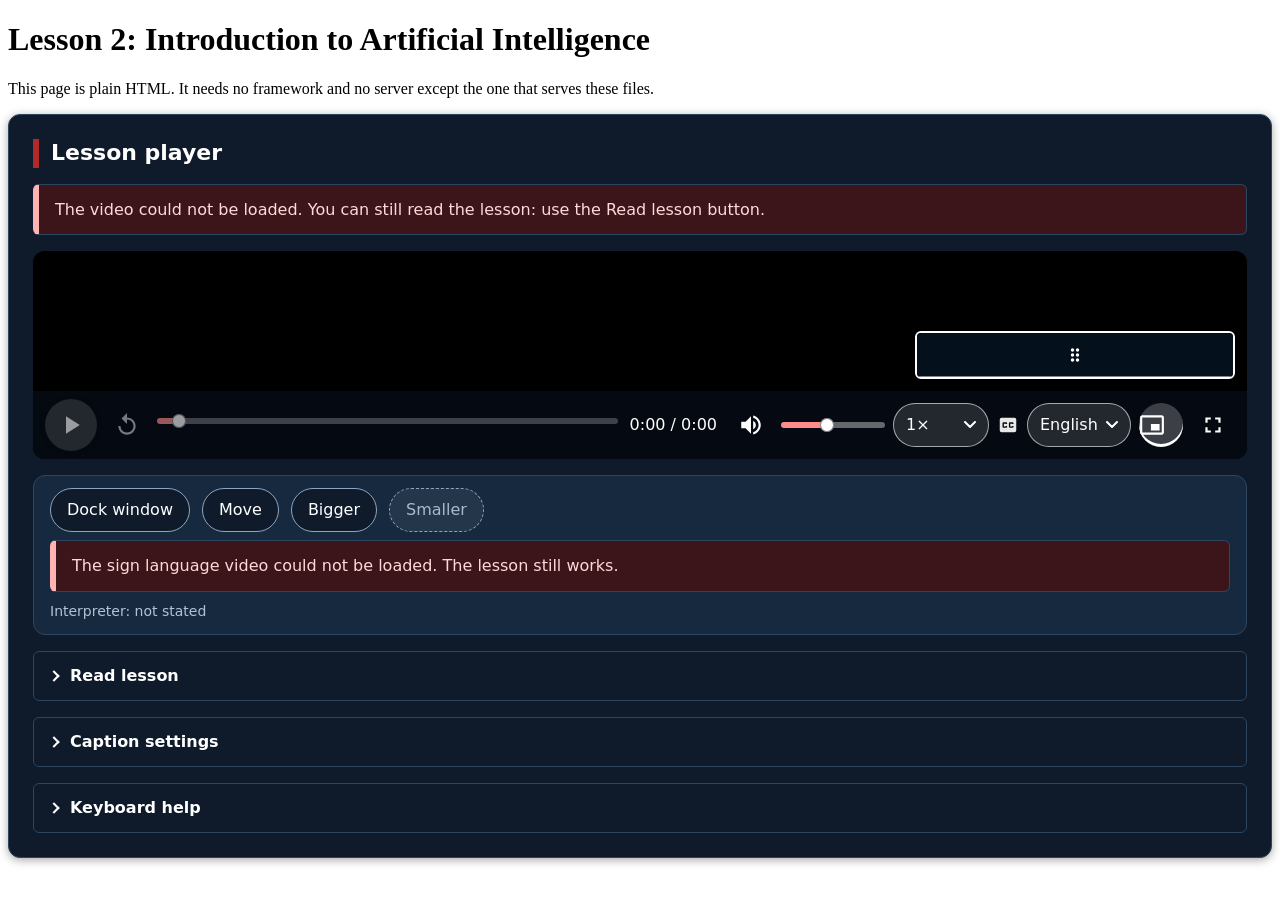
<file: lesson-002.html>
<!doctype html>
<html lang="en">
<head>
<meta charset="utf-8">
<meta name="viewport" content="width=device-width, initial-scale=1">
<title>Lesson 2: Introduction to Artificial Intelligence</title>
</head>
<body>
<main>
<h1>Lesson 2: Introduction to Artificial Intelligence</h1>
<p>This page is plain HTML. It needs no framework and no server except the one that serves these files.</p>
<db-player src="media/lesson-002-720p.mp4"
           captions="am:media/lesson-002.am.vtt,en:media/lesson-002.en.vtt"
           sign="media/lesson-002-sign.mp4"
           lang="en" data-title="Introduction to Artificial Intelligence">
  <a href="media/lesson-002-720p.mp4">Download the lesson video</a>
</db-player>
</main>
<script src="lehulum.js" defer></script>
</body>
</html>
</file>
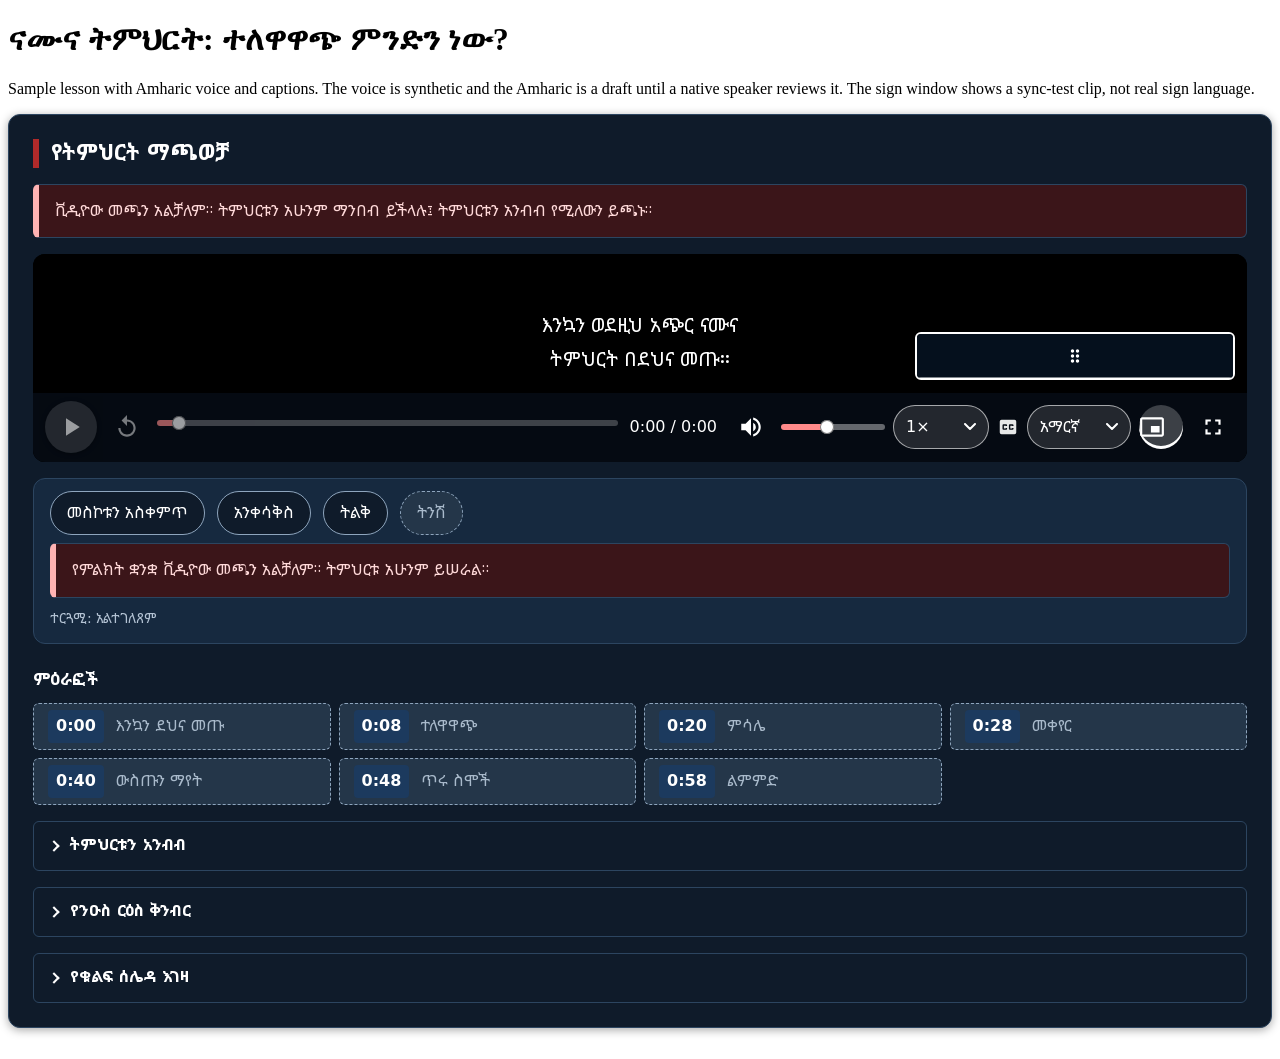
<file: sample.html>
<!doctype html>
<html lang="am">
<head>
<meta charset="utf-8">
<meta name="viewport" content="width=device-width, initial-scale=1">
<title>ናሙና ትምህርት: ተለዋዋጭ ምንድን ነው? | Sample lesson</title>
</head>
<body>
<main>
<h1>ናሙና ትምህርት: ተለዋዋጭ ምንድን ነው?</h1>
<p lang="en">Sample lesson with Amharic voice and captions. The voice is synthetic and the Amharic is a draft until a native speaker reviews it. The sign window shows a sync-test clip, not real sign language.</p>
<db-player src="media/lesson-003-720p.mp4"
           captions="am:media/lesson-003.am.vtt,en:media/lesson-003.en.vtt"
           sign="media/lesson-003-sign.mp4"
           lang="am" data-title="ተለዋዋጭ ምንድን ነው?">
  <track kind="chapters" srclang="am" src="media/lesson-003.chapters.am.vtt">
  <track kind="chapters" srclang="en" src="media/lesson-003.chapters.en.vtt">
  <a href="media/lesson-003-720p.mp4">Download the lesson video</a>
</db-player>
</main>
<script src="lehulum.js" defer></script>
</body>
</html>
</file>
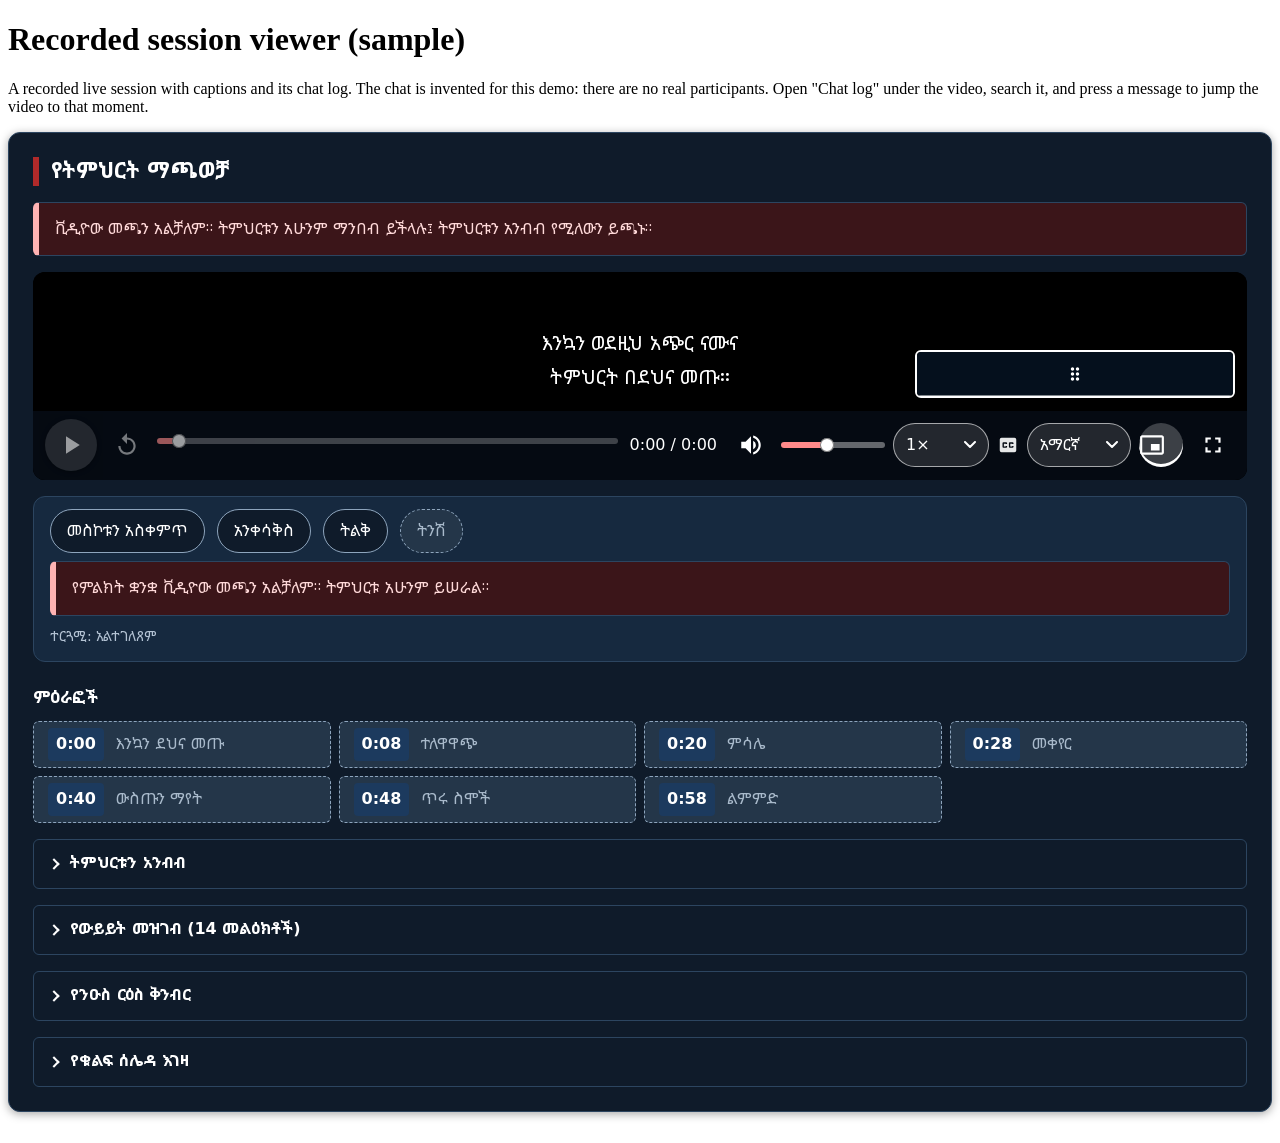
<file: session.html>
<!doctype html>
<html lang="en">
<head>
<meta charset="utf-8">
<meta name="viewport" content="width=device-width, initial-scale=1">
<title>Recorded session viewer (sample)</title>
</head>
<body>
<main>
<h1>Recorded session viewer (sample)</h1>
<p>A recorded live session with captions and its chat log. The chat is invented for this demo: there are no real participants. Open "Chat log" under the video, search it, and press a message to jump the video to that moment.</p>
<db-player src="media/lesson-003-720p.mp4"
           captions="am:media/lesson-003.am.vtt,en:media/lesson-003.en.vtt"
           sign="media/lesson-003-sign.mp4"
           chat="media/lesson-003.chat.json"
           lang="am" data-title="Recorded session (sample)">
  <track kind="chapters" srclang="am" src="media/lesson-003.chapters.am.vtt">
  <track kind="chapters" srclang="en" src="media/lesson-003.chapters.en.vtt">
  <a href="media/lesson-003-720p.mp4">Download the session video</a>
</db-player>
</main>
<script src="lehulum.js" defer></script>
</body>
</html>
</file>
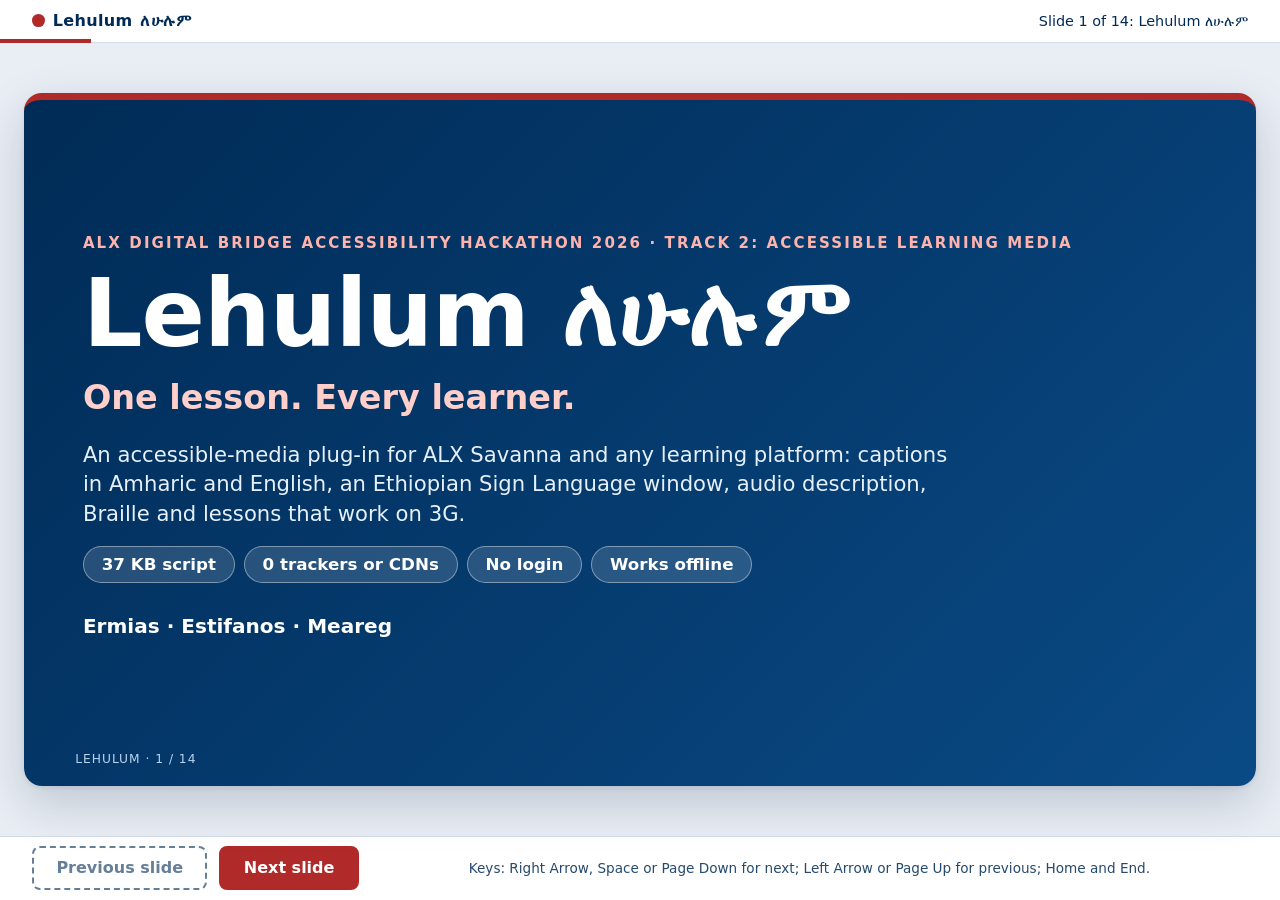
<file: deck/deck.html>
<!doctype html>
<html lang="en">
<head>
<meta charset="utf-8">
<meta name="viewport" content="width=device-width, initial-scale=1">
<title>Lehulum (ለሁሉም) pitch deck</title>
<meta name="description" content="Lehulum: accessible learning media for every learner. Pitch deck for Track 2, ALX Digital Bridge Accessibility Hackathon 2026.">
<link rel="stylesheet" href="deck.css">
</head>
<body>
<a class="skip" href="#slides">Skip to the slide</a>

<header class="deck-header">
  <p class="brand">Lehulum <span lang="am">ለሁሉም</span></p>
  <p id="counter" class="counter" role="status" aria-live="polite" aria-atomic="true">Slide 1 of 14</p>
  <progress id="bar" class="progress" max="14" value="1" aria-hidden="true"></progress>
</header>

<main id="slides" aria-label="Slides">

<!-- 1 COVER -->
<section class="slide cover is-current" aria-label="Slide 1 of 14">
  <div class="stage">
    <p class="eyebrow">ALX Digital Bridge Accessibility Hackathon 2026 &middot; Track 2: Accessible Learning Media</p>
    <h1>Lehulum <span lang="am">ለሁሉም</span></h1>
    <p class="tagline">One lesson. Every learner.</p>
    <p class="lead">An accessible-media plug-in for ALX Savanna and any learning platform: captions in Amharic and English, an Ethiopian Sign Language window, audio description, Braille and lessons that work on 3G.</p>
    <ul class="chips">
      <li>37 KB script</li>
      <li>0 trackers or CDNs</li>
      <li>No login</li>
      <li>Works offline</li>
    </ul>
    <p class="team">Ermias &middot; Estifanos &middot; Meareg</p>
  </div>
</section>

<!-- 2 PROBLEM -->
<section class="slide" aria-label="Slide 2 of 14" hidden>
  <div class="stage">
    <p class="eyebrow">The problem</p>
    <h2>An ordinary online lesson shuts three groups out</h2>
    <div class="cols3">
      <div class="panel"><h3>Deaf and hard of hearing</h3>
        <ul><li>Audio-only lectures: no captions, no signer</li><li>English-only speech leaves Amharic-first learners behind</li><li>Captions that cover code and slides</li></ul></div>
      <div class="panel"><h3>Blind and low vision</h3>
        <ul><li>Diagrams and code on screen have no description</li><li>Unlabelled buttons and keyboard traps break screen readers</li><li>No Braille or structured handout</li></ul></div>
      <div class="panel"><h3>Slow, costly networks</h3>
        <ul><li>Our 90-second test video is 34 MB</li><li>Mobile data is expensive, so learners drop the course</li><li>Power cuts and dropped signals stop streaming</li></ul></div>
    </div>
    <p class="banner">Mission: any learner, whatever their disability, language or network, can finish an ALX Savanna lesson with dignity.</p>
  </div>
</section>

<!-- 3 PERSONAS -->
<section class="slide" aria-label="Slide 3 of 14" hidden>
  <div class="stage">
    <p class="eyebrow">Who we built for</p>
    <h2>Three learners, one lesson</h2>
    <div class="cols3">
      <div class="panel person"><h3>Hana</h3><p class="where">Adama &middot; Ethiopian Sign Language</p>
        <p class="pain">Audio-only lectures give her no way in.</p>
        <p class="fix">A sign-language window kept in step with the video, plus Amharic captions.</p></div>
      <div class="panel person"><h3>Dawit</h3><p class="where">Bahir Dar &middot; TalkBack and NVDA</p>
        <p class="pain">His screen reader cannot see diagrams or code.</p>
        <p class="fix">The video pauses and the description is read out. A full transcript, 44 px targets.</p></div>
      <div class="panel person"><h3>Selam</h3><p class="where">Hawassa &middot; 3G Android phone</p>
        <p class="pain">Streaming video uses up her airtime in minutes.</p>
        <p class="fix">Audio-only data saver, and the whole lesson as one 8 KB file.</p></div>
    </div>
    <p class="banner">Built for disability access, useful to everyone on a weak connection or a cheap phone. These are personas, not people we met.</p>
  </div>
</section>

<!-- 4 SOLUTION -->
<section class="slide" aria-label="Slide 4 of 14" hidden>
  <div class="stage">
    <p class="eyebrow">The solution</p>
    <h2>Two lines of code in any lesson page</h2>
    <div class="split">
      <pre class="code">&lt;lehulum-player lesson="lesson-001"
  api="..." lang="en"&gt;&lt;/lehulum-player&gt;

&lt;script src="lehulum.js" defer&gt;&lt;/script&gt;</pre>
      <ul class="ticks">
        <li><strong>A web component:</strong> no framework, and the host's styles cannot break the controls.</li>
        <li><strong>Our own Ethiopic font:</strong> no Google Fonts, no CDN.</li>
        <li><strong>A synchronised sign window:</strong> movable, resizable, keyboard friendly.</li>
      </ul>
    </div>
    <ul class="stats">
      <li><b>37 KB</b><span>gzipped script</span></li>
      <li><b>0</b><span>outside requests</span></li>
      <li><b>44 px</b><span>minimum touch target</span></li>
      <li><b>64 kbps</b><span>audio-only stream</span></li>
    </ul>
    <p class="banner">The same two lines work in ALX Savanna, Moodle, Canvas or a plain HTML page.</p>
  </div>
</section>

<!-- 5 LIVE -->
<section class="slide" aria-label="Slide 5 of 14" hidden>
  <div class="stage">
    <p class="eyebrow">Try it now</p>
    <h2>Live, in your browser, no login</h2>
    <ul class="links">
      <li><a href="https://ermiasdesalegn.github.io/lehulum-demo/blank.html"><b>Lesson 1 player</b><span>Press Play, then Captions. At 2:00 the video pauses and the description is read out.</span></a></li>
      <li><a href="https://ermiasdesalegn.github.io/lehulum-demo/lesson-002.html"><b>Lesson 2 player</b><span>A real 90-second video with Amharic and English captions and a sign-language window.</span></a></li>
      <li><a href="https://ermiasdesalegn.github.io/lehulum-demo/instructor.html"><b>Instructor Studio</b><span>Add a lecture and a sign video, watch them stay in sync, review the captions line by line.</span></a></li>
    </ul>
    <p class="banner">Everything works with the keyboard alone. Nothing starts playing by itself.</p>
  </div>
</section>

<!-- 6 CAPTIONS -->
<section class="slide" aria-label="Slide 6 of 14" hidden>
  <div class="stage">
    <p class="eyebrow">Feature 1</p>
    <h2>Captions in Amharic and English</h2>
    <div class="split">
      <div>
        <h3>Switch language instantly</h3>
        <ul class="ticks">
          <li>Amharic and English change on the fly, with no video reload.</li>
          <li>Self-hosted Noto Sans Ethiopic, so every glyph shows on any device.</li>
          <li>A caption band under the controls: it never covers code or slide headings.</li>
          <li>At most two short lines at a time.</li>
        </ul>
      </div>
      <div>
        <h3>The learner chooses how it looks</h3>
        <ul class="ticks">
          <li>Text size: normal, large, extra large.</li>
          <li>Colours: default, yellow on black, white on black.</li>
          <li>Keyboard shortcuts can be turned off, so nothing fires by accident.</li>
        </ul>
      </div>
    </div>
    <p class="banner">Video, controls and captions fit on one screen, with no scrolling during the lesson.</p>
  </div>
</section>

<!-- 7 SIGN -->
<section class="slide" aria-label="Slide 7 of 14" hidden>
  <div class="stage">
    <p class="eyebrow">Feature 2</p>
    <h2>A sign-language window that follows the lesson</h2>
    <div class="split">
      <div>
        <h3>Kept in step</h3>
        <ul class="ticks">
          <li>Play, pause, seek and speed changes carry over to the sign video.</li>
          <li>If it drifts more than 0.3 seconds, it is pulled back.</li>
          <li>Set up for Ethiopian Sign Language (ase-ET) with a credit line for the interpreter.</li>
          <li>With the data saver on, it loads only when asked.</li>
        </ul>
      </div>
      <div>
        <h3>Under the learner's control</h3>
        <ul class="ticks">
          <li>Dock in any corner or float it.</li>
          <li>Move, Bigger and Smaller are plain buttons, so no dragging is needed (WCAG 2.5.7).</li>
          <li>Three sizes, so hands and faces stay easy to read.</li>
        </ul>
      </div>
    </div>
    <p class="banner warn">Honest status: the clip in our demo is a placeholder. A real interpreter, working with the Ethiopian National Association of the Deaf, is the first thing we need.</p>
  </div>
</section>

<!-- 8 DATA SAVER -->
<section class="slide" aria-label="Slide 8 of 14" hidden>
  <div class="stage">
    <p class="eyebrow">Feature 3</p>
    <h2>Made for 3G and power cuts</h2>
    <div class="cols3">
      <div class="panel"><h3>Data saver</h3>
        <p class="big">2.4 MB &rarr; 0.8 MB</p>
        <ul><li>Audio-only 64 kbps stream; captions and transcript stay in sync</li><li>Load the video with one click when you want it</li></ul></div>
      <div class="panel"><h3>Read the lesson</h3>
        <p class="big">No video at all</p>
        <ul><li>A full transcript with timestamps; a click jumps the video there</li><li>Works with a screen reader and no sound</li></ul></div>
      <div class="panel"><h3>Save for offline</h3>
        <p class="big">About 8 KB</p>
        <ul><li>One self-contained lesson file, downloaded in resumable pieces</li><li>Opens with no internet, no login, no tracking</li></ul></div>
    </div>
    <p class="banner">Download on campus Wi-Fi, study at home when the power is out.</p>
  </div>
</section>

<!-- 9 STUDIO -->
<section class="slide" aria-label="Slide 9 of 14" hidden>
  <div class="stage">
    <p class="eyebrow">Feature 4</p>
    <h2>The instructor adds one video; the rest is drafted</h2>
    <ol class="flow">
      <li><b>Upload</b><span>A lecture video from the instructor's computer</span></li>
      <li><b>Audio</b><span>ffmpeg makes the low-data audio-only copy</span></li>
      <li><b>Speech</b><span>Voice detection finds where speech starts and stops</span></li>
      <li><b>Draft</b><span>Whisper writes timed captions; Amharic is drafted</span></li>
      <li><b>Sign</b><span>Attach a sign video, preview it in sync</span></li>
    </ol>
    <p class="banner">Then a person approves every line, and only approved text reaches a learner. In our 90-second test video the machine made 13 caption drafts and one mistake, hearing &ldquo;A I&rdquo; as &ldquo;A E I&rdquo;.</p>
    <p class="note">The Instructor Studio on the demo site shows these steps and the review table. It does not process new videos there.</p>
  </div>
</section>

<!-- 10 ASSESSMENT AND JOBS -->
<section class="slide" aria-label="Slide 10 of 14" hidden>
  <div class="stage">
    <p class="eyebrow">Learning to livelihood</p>
    <h2>A certificate anyone can verify, and jobs in plain language</h2>
    <div class="split">
      <div class="panel"><h3>Check and certificate</h3>
        <ul><li>A short check question at the end of the lesson</li><li>A certificate signed with Ed25519, in the Open Badges 3.0 format</li><li>Anyone can verify it from a link. It holds no personal data.</li></ul></div>
      <div class="panel"><h3>Accessible job cards</h3>
        <ul><li>A job posting turned into a three-line summary</li><li>Deadlines also in the Ethiopian calendar</li><li>Accommodations shown up front: relay calls, sign interpreters, screen-reader setup</li><li>10 cards, 5 English and 5 Amharic, with spoken summaries</li></ul></div>
    </div>
    <p class="banner">Learn, prove it, apply: the lesson leads to a credential and to work.</p>
  </div>
</section>

<!-- 11 ARCHITECTURE -->
<section class="slide" aria-label="Slide 11 of 14" hidden>
  <div class="stage">
    <p class="eyebrow">Adoption and privacy</p>
    <h2>Plugs into any platform, keeps learners' data safe</h2>
    <div class="cols3">
      <div class="panel"><h3>Front end</h3>
        <ul><li>One web component, no framework</li><li>Isolated from the host's CSS</li><li>Progress and complete events, so Moodle, Canvas or Savanna can track completion</li></ul></div>
      <div class="panel"><h3>Back end</h3>
        <ul><li>FastAPI, with an OpenAPI file</li><li>Video seeking works (range requests)</li><li>Or no server at all: plain files on any web host, like this demo</li></ul></div>
      <div class="panel"><h3>Privacy</h3>
        <ul><li>No trackers, no analytics</li><li>No font or script CDNs</li><li>A certificate check reveals no personal data</li></ul></div>
    </div>
    <p class="banner">One command, <code>docker compose up</code>, runs the whole system.</p>
  </div>
</section>

<!-- 12 PROOF -->
<section class="slide" aria-label="Slide 12 of 14" hidden>
  <div class="stage">
    <p class="eyebrow">Proof</p>
    <h2>Tested by machines, and by a person with a screen reader</h2>
    <ul class="stats">
      <li><b>259</b><span>unit tests pass</span></li>
      <li><b>320</b><span>API tests pass</span></li>
      <li><b>51</b><span>browser tests pass</span></li>
      <li><b>0</b><span>axe violations in the states we test</span></li>
    </ul>
    <div class="split">
      <div class="panel"><h3>What the tests cover</h3>
        <ul><li>Keyboard use, visible focus, no traps</li><li>44 px targets, 320 px and 200 % zoom, text spacing</li><li>Contrast, offline save, no outside requests</li></ul></div>
      <div class="panel"><h3>A real NVDA run</h3>
        <ul><li>One person ran NVDA with Chrome</li><li>It found a real problem: the seek slider read the clock every second</li><li>We fixed it and the person re-tested</li></ul></div>
    </div>
    <p class="banner">Admin login: none. The learner and instructor flows need no username or password.</p>
  </div>
</section>

<!-- 13 HONESTY AND ROADMAP -->
<section class="slide" aria-label="Slide 13 of 14" hidden>
  <div class="stage">
    <p class="eyebrow">Honest status and next steps</p>
    <h2>What is not done, and how we close it</h2>
    <div class="cols3">
      <div class="panel"><h3>Still draft</h3>
        <ul><li>All Amharic text, until native speakers review it</li><li>The sign-language clips are placeholders</li><li>Braille output not yet checked by a Braille reader</li></ul></div>
      <div class="panel"><h3>Not yet tested</h3>
        <ul><li>TalkBack and a real phone</li><li>A co-designer finishing the main task</li><li>Our conformance report is a draft</li></ul></div>
      <div class="panel"><h3>Next steps</h3>
        <ul><li>Validate sign tracks with Deaf students in Addis Ababa and Adama</li><li>Review Braille handouts with blind learners</li><li>LTI 1.3, then roll out across ALX Savanna tracks</li></ul></div>
    </div>
    <p class="banner">We need: a real interpreter, native Amharic reviewers, and learners to test with.</p>
  </div>
</section>

<!-- 14 CLOSE -->
<section class="slide cover" aria-label="Slide 14 of 14" hidden>
  <div class="stage">
    <p class="eyebrow">Thank you</p>
    <h2 class="big-title">One lesson. Every learner.</h2>
    <p class="tagline" lang="am">ትምህርት ለሁሉም ሰው። አመሰግናለሁ!</p>
    <p class="lead">Try it now, no login: <a href="https://ermiasdesalegn.github.io/lehulum-demo/blank.html">ermiasdesalegn.github.io/lehulum-demo</a></p>
    <p class="team">Ermias &middot; Estifanos &middot; Meareg</p>
    <p class="lead">Questions and live demonstration</p>
  </div>
</section>

</main>

<nav class="deck-nav" aria-label="Slide navigation">
  <button type="button" id="prev">Previous slide</button>
  <button type="button" id="next">Next slide</button>
  <p class="hint">Keys: Right Arrow, Space or Page Down for next; Left Arrow or Page Up for previous; Home and End.</p>
</nav>

<script src="deck.js"></script>
</body>
</html>
</file>
<file: deck/deck.css>
/* Lehulum pitch deck. A 16:9 stage that scales with the window; the same layout prints to a 16:9 PDF.
   No external fonts or files. Slide colours are fixed (navy, white, one red) so contrast is the same everywhere. */
:root {
  --navy: #002b56;
  --navy-2: #0a4a85;
  --red: #b02a2a;
  --red-press: #8f2020;
  --ink: #16202c;
  --muted: #44505c;
  --panel: #f3f6fa;
  --tint: #e7eef7;
  --line: #d3dce6;
  --warn-bg: #fff3cd;
  --warn-line: #997404;
  --focus: #0060c7;
  --page: #e9eef5;
  --bar: #ffffff;
  --bar-ink: #002b56;
  --bar-line: #d3dce6;
  color-scheme: light;
}
@media (prefers-color-scheme: dark) {
  :root {
    --page: #0a121c;
    --bar: #0f1a28;
    --bar-ink: #cfe3f7;
    --bar-line: #2a3a4e;
    --focus: #ffd54a;
    color-scheme: dark;
  }
}
* { box-sizing: border-box; }
html { font-size: 100%; }
body {
  margin: 0; min-height: 100vh; display: flex; flex-direction: column;
  background: var(--page); color: var(--ink);
  font-family: Poppins, "Segoe UI", system-ui, "Noto Sans Ethiopic", Nyala, sans-serif;
  line-height: 1.4;
}
a { color: inherit; }
.skip { position: absolute; left: 0; top: -4rem; background: #000; color: #fff; padding: 0.75rem 1rem; z-index: 10; }
.skip:focus { top: 0; }
:focus-visible { outline: 3px solid var(--focus); outline-offset: 3px; }
[hidden] { display: none !important; }

/* header with the slide counter and a thin progress bar */
.deck-header {
  position: relative; display: flex; flex-wrap: wrap; gap: 0.5rem 1rem; align-items: center; justify-content: space-between;
  padding: 0.6rem clamp(1rem, 3vw, 2rem); background: var(--bar); border-bottom: 1px solid var(--bar-line);
}
.brand { margin: 0; font-weight: 700; color: var(--bar-ink); letter-spacing: 0.02em; display: flex; gap: 0.5rem; align-items: center; }
.brand::before { content: ""; width: 0.8rem; height: 0.8rem; border-radius: 50%; background: var(--red); display: inline-block; }
.counter { margin: 0; font-variant-numeric: tabular-nums; font-size: 0.9rem; color: var(--bar-ink); }
.progress { position: absolute; left: 0; right: 0; bottom: -1px; width: 100%; height: 4px; border: 0; appearance: none; -webkit-appearance: none; background: transparent; }
.progress::-webkit-progress-bar { background: transparent; }
.progress::-webkit-progress-value { background: var(--red); transition: width 0.3s ease; }
.progress::-moz-progress-bar { background: var(--red); }

/* the stage: one 16:9 slide, sized to fit the window */
main { flex: 1; display: flex; align-items: center; justify-content: center; padding: clamp(0.5rem, 2vw, 1.5rem); }
.slide { display: none; width: min(100%, calc((100vh - 9.5rem) * 16 / 9)); }
.slide.is-current { display: block; }
.stage {
  --u: 1cqw; container-type: inline-size;
  position: relative; width: 100%; aspect-ratio: 16 / 9; overflow: hidden;
  background: #fff; color: var(--ink); border-radius: calc(var(--u) * 1.4);
  box-shadow: 0 2px 4px rgba(0, 20, 50, 0.08), 0 18px 48px rgba(0, 20, 50, 0.18);
  padding: calc(var(--u) * 4) calc(var(--u) * 4.6) calc(var(--u) * 5);
  border-top: calc(var(--u) * 0.6) solid var(--red);
  display: flex; flex-direction: column;
}
.stage::after {
  content: "Lehulum  \00b7  " attr(data-n); position: absolute; left: calc(var(--u) * 4.6); bottom: calc(var(--u) * 1.6);
  font-size: calc(var(--u) * 1.1); letter-spacing: 0.08em; text-transform: uppercase; color: var(--muted);
}
.eyebrow { margin: 0 0 calc(var(--u) * 0.8); font-size: calc(var(--u) * 1.35); font-weight: 700; letter-spacing: 0.14em; text-transform: uppercase; color: var(--red); }
h1, h2 { margin: 0 0 calc(var(--u) * 1.8); color: var(--navy); line-height: 1.1; letter-spacing: -0.01em; }
h2 { font-size: calc(var(--u) * 3.3); max-width: 90%; }
h3 { margin: 0 0 calc(var(--u) * 1); font-size: calc(var(--u) * 2.3); color: var(--navy); line-height: 1.2; }
p { margin: 0; }
ul, ol { margin: 0; padding: 0; list-style: none; }
code { font-family: ui-monospace, Consolas, monospace; background: rgba(0, 43, 86, 0.1); padding: 0 0.3em; border-radius: 4px; }

/* layout blocks */
.cols3 { display: grid; grid-template-columns: repeat(3, 1fr); gap: calc(var(--u) * 2); margin-bottom: calc(var(--u) * 2); }
.split { display: grid; grid-template-columns: 1fr 1fr; gap: calc(var(--u) * 2.6); margin-bottom: calc(var(--u) * 2); align-items: start; }
.panel { background: var(--panel); border: 1px solid var(--line); border-top: calc(var(--u) * 0.5) solid var(--navy); border-radius: calc(var(--u) * 1.1); padding: calc(var(--u) * 1.8) calc(var(--u) * 2.2); }
.panel ul li, .ticks li { position: relative; padding-left: calc(var(--u) * 2.1); margin: calc(var(--u) * 0.8) 0; font-size: calc(var(--u) * 1.9); }
.ticks li { font-size: calc(var(--u) * 2.1); margin: calc(var(--u) * 1) 0; }
.panel ul li::before, .ticks li::before { content: ""; position: absolute; left: 0; top: 0.5em; width: calc(var(--u) * 0.9); height: calc(var(--u) * 0.9); border-radius: 3px; background: var(--red); }
.big { font-size: calc(var(--u) * 2.9); font-weight: 800; color: var(--red); line-height: 1.1; margin: 0 0 calc(var(--u) * 0.8); }
.banner { margin-top: auto; background: var(--tint); border-left: calc(var(--u) * 0.6) solid var(--red); border-radius: calc(var(--u) * 0.8); padding: calc(var(--u) * 1.3) calc(var(--u) * 2); font-size: calc(var(--u) * 2); font-weight: 600; color: var(--navy); }
.banner.warn { background: var(--warn-bg); border-left-color: var(--warn-line); color: #3d2f00; }
.note { margin-top: calc(var(--u) * 1.2); font-size: calc(var(--u) * 1.6); color: var(--muted); }
.stage .banner + .note { margin-top: calc(var(--u) * 1); }

/* people */
.person .where { font-size: calc(var(--u) * 1.45); color: var(--muted); margin-bottom: calc(var(--u) * 1.2); }
.person .pain, .person .fix { font-size: calc(var(--u) * 1.9); margin-bottom: calc(var(--u) * 1.1); }
.person .pain::before, .person .fix::before { display: block; font-size: calc(var(--u) * 1.2); font-weight: 800; letter-spacing: 0.1em; text-transform: uppercase; color: var(--red); }
.person .pain::before { content: "The barrier"; }
.person .fix::before { content: "What Lehulum gives"; color: var(--navy); }

/* code and stats */
.code { margin: 0; background: #0d1b2a; color: #e8f1fa; border-radius: calc(var(--u) * 1.1); padding: calc(var(--u) * 2) calc(var(--u) * 2.2); font-family: ui-monospace, Consolas, monospace; font-size: calc(var(--u) * 1.5); line-height: 1.55; white-space: pre-wrap; }
.stats { display: grid; grid-template-columns: repeat(4, 1fr); gap: calc(var(--u) * 1.6); margin: 0 0 calc(var(--u) * 2); }
.stats li { background: var(--navy); color: #fff; border-radius: calc(var(--u) * 1.1); padding: calc(var(--u) * 1.4) calc(var(--u) * 1.6); text-align: center; }
.stats b { display: block; font-size: calc(var(--u) * 3.6); line-height: 1.1; font-weight: 800; }
.stats span { display: block; font-size: calc(var(--u) * 1.6); color: #cfe3f7; }

/* process flow */
.flow { display: grid; grid-template-columns: repeat(5, 1fr); gap: calc(var(--u) * 1.4); counter-reset: step; margin-bottom: calc(var(--u) * 2); }
.flow li { position: relative; counter-increment: step; background: var(--panel); border: 1px solid var(--line); border-top: calc(var(--u) * 0.5) solid var(--navy); border-radius: calc(var(--u) * 1.1); padding: calc(var(--u) * 1.4) calc(var(--u) * 1.4); }
.flow li::before { content: counter(step); display: grid; place-items: center; width: calc(var(--u) * 3); height: calc(var(--u) * 3); margin-bottom: calc(var(--u) * 0.8); border-radius: 50%; background: var(--red); color: #fff; font-weight: 800; font-size: calc(var(--u) * 1.7); }
.flow b { display: block; font-size: calc(var(--u) * 2.1); color: var(--navy); margin-bottom: calc(var(--u) * 0.4); }
.flow span { font-size: calc(var(--u) * 1.6); color: var(--muted); display: block; }

/* live links */
.links { display: grid; gap: calc(var(--u) * 1.4); margin-bottom: calc(var(--u) * 2); }
.links a { display: block; min-height: 44px; text-decoration: none; background: var(--panel); border: 1px solid var(--line); border-left: calc(var(--u) * 0.7) solid var(--red); border-radius: calc(var(--u) * 1.1); padding: calc(var(--u) * 1.3) calc(var(--u) * 2); }
.links a:hover { background: var(--tint); }
.links b { display: block; font-size: calc(var(--u) * 2.5); color: var(--navy); text-decoration: underline; text-underline-offset: 0.2em; }
.links span { display: block; font-size: calc(var(--u) * 1.8); color: var(--muted); }

/* cover and closing slides */
.cover .stage, .cover.slide .stage { background: linear-gradient(135deg, var(--navy), var(--navy-2)); color: #fff; justify-content: center; }
.cover .stage::after { color: #b8d3ee; }
.cover .eyebrow { color: #ffb3ad; }
.cover h1 { color: #fff; font-size: calc(var(--u) * 8.4); margin-bottom: calc(var(--u) * 0.8); }
.cover .big-title { color: #fff; font-size: calc(var(--u) * 6); max-width: none; }
.cover .tagline { font-size: calc(var(--u) * 3); font-weight: 700; color: #ffd0cb; margin-bottom: calc(var(--u) * 1.6); }
.cover .lead { font-size: calc(var(--u) * 1.9); color: #e6f0fb; max-width: 78%; margin-bottom: calc(var(--u) * 1.6); }
.cover .lead a { color: #fff; font-weight: 700; text-underline-offset: 0.2em; }
.cover .team { font-size: calc(var(--u) * 1.8); font-weight: 700; color: #fff; margin-top: calc(var(--u) * 1); }
.chips { display: flex; flex-wrap: wrap; gap: calc(var(--u) * 0.8); margin-bottom: calc(var(--u) * 1.6); }
.chips li { background: rgba(255, 255, 255, 0.14); border: 1px solid rgba(255, 255, 255, 0.4); border-radius: 999px; padding: calc(var(--u) * 0.5) calc(var(--u) * 1.6); font-size: calc(var(--u) * 1.5); font-weight: 600; }

/* navigation bar */
.deck-nav {
  display: flex; flex-wrap: wrap; gap: 0.75rem; align-items: center; justify-content: center;
  padding: 0.6rem clamp(1rem, 3vw, 2rem); background: var(--bar); border-top: 1px solid var(--bar-line);
}
button {
  min-width: 44px; min-height: 44px; padding: 0.5rem 1.4rem; font: inherit; font-weight: 600; cursor: pointer;
  color: var(--bar-ink); background: transparent; border: 2px solid var(--bar-ink); border-radius: 0.5rem;
}
button:hover:not([disabled]) { background: rgba(0, 96, 199, 0.12); }
#next { background: var(--red); border-color: var(--red); color: #fff; }
#next:hover:not([disabled]) { background: var(--red-press); border-color: var(--red-press); }
button[disabled] { opacity: 0.6; border-style: dashed; cursor: not-allowed; }
.hint { margin: 0; color: var(--bar-ink); font-size: 0.85rem; flex: 1 1 22rem; text-align: center; opacity: 0.85; }

@media screen and (prefers-reduced-motion: no-preference) {
  .slide.is-current .stage { animation: rise 0.3s ease-out; }
  @keyframes rise { from { opacity: 0; transform: translateY(8px); } to { opacity: 1; transform: none; } }
}
@media (prefers-reduced-motion: reduce) { * { animation: none !important; transition: none !important; scroll-behavior: auto !important; } }
@media (forced-colors: active) {
  .stage, .panel, .links a, .stats li, .flow li { border: 2px solid CanvasText; }
  .progress::-webkit-progress-value, .progress::-moz-progress-bar { background: Highlight; }
}

/* narrow screens: normal flowing page, readable text */
@media (max-width: 760px) {
  .slide { width: 100%; }
  .stage { --u: 0.62rem; aspect-ratio: auto; overflow: visible; padding: 1.4rem 1.2rem 3rem; }
  .cols3, .split, .stats, .flow { grid-template-columns: 1fr; }
  h2 { max-width: 100%; font-size: 1.9rem; }
  .cover h1 { font-size: 3rem; }
  .cover .big-title { font-size: 2.4rem; }
  .cover .lead { max-width: 100%; }
  .panel ul li, .ticks li { font-size: 1.05rem; }
  .banner, .links span, .person .pain, .person .fix { font-size: 1.05rem; }
  .stage::after { position: static; display: block; margin-top: 1rem; }
}

/* print and PDF: one 16:9 page per slide */
@page { size: 1280px 720px; margin: 0; }
@media print {
  * { -webkit-print-color-adjust: exact; print-color-adjust: exact; }
  html, body { background: #fff; min-height: 0; display: block; }
  .skip, .deck-header, .deck-nav { display: none !important; }
  main { display: block; padding: 0; }
  .slide, .slide[hidden] { display: block !important; width: 1280px; height: 720px; break-after: page; page-break-after: always; }
  .slide.is-current .stage, .stage { animation: none !important; opacity: 1 !important; transform: none !important; }
  .stage { --u: 12.8px; width: 1280px; height: 720px; aspect-ratio: auto; border-radius: 0; box-shadow: none; animation: none; overflow: hidden; }
}
</file>
